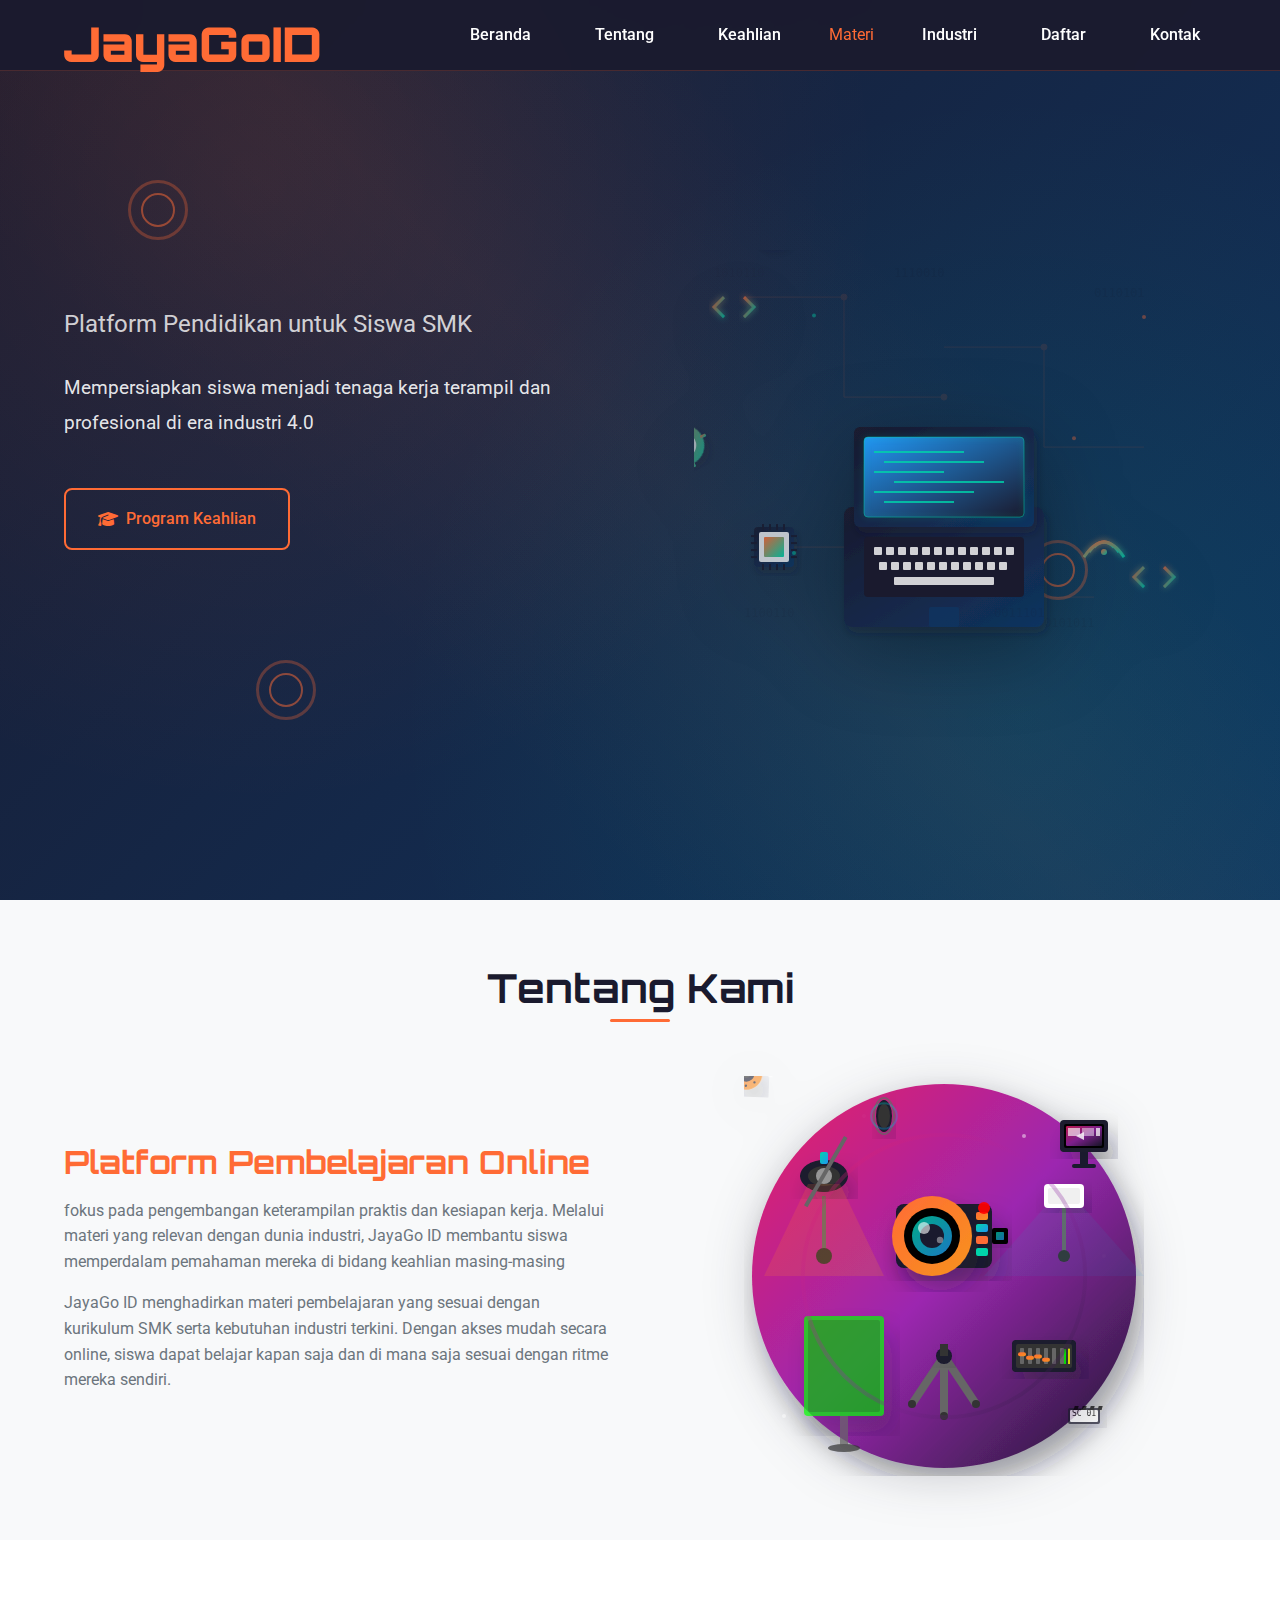
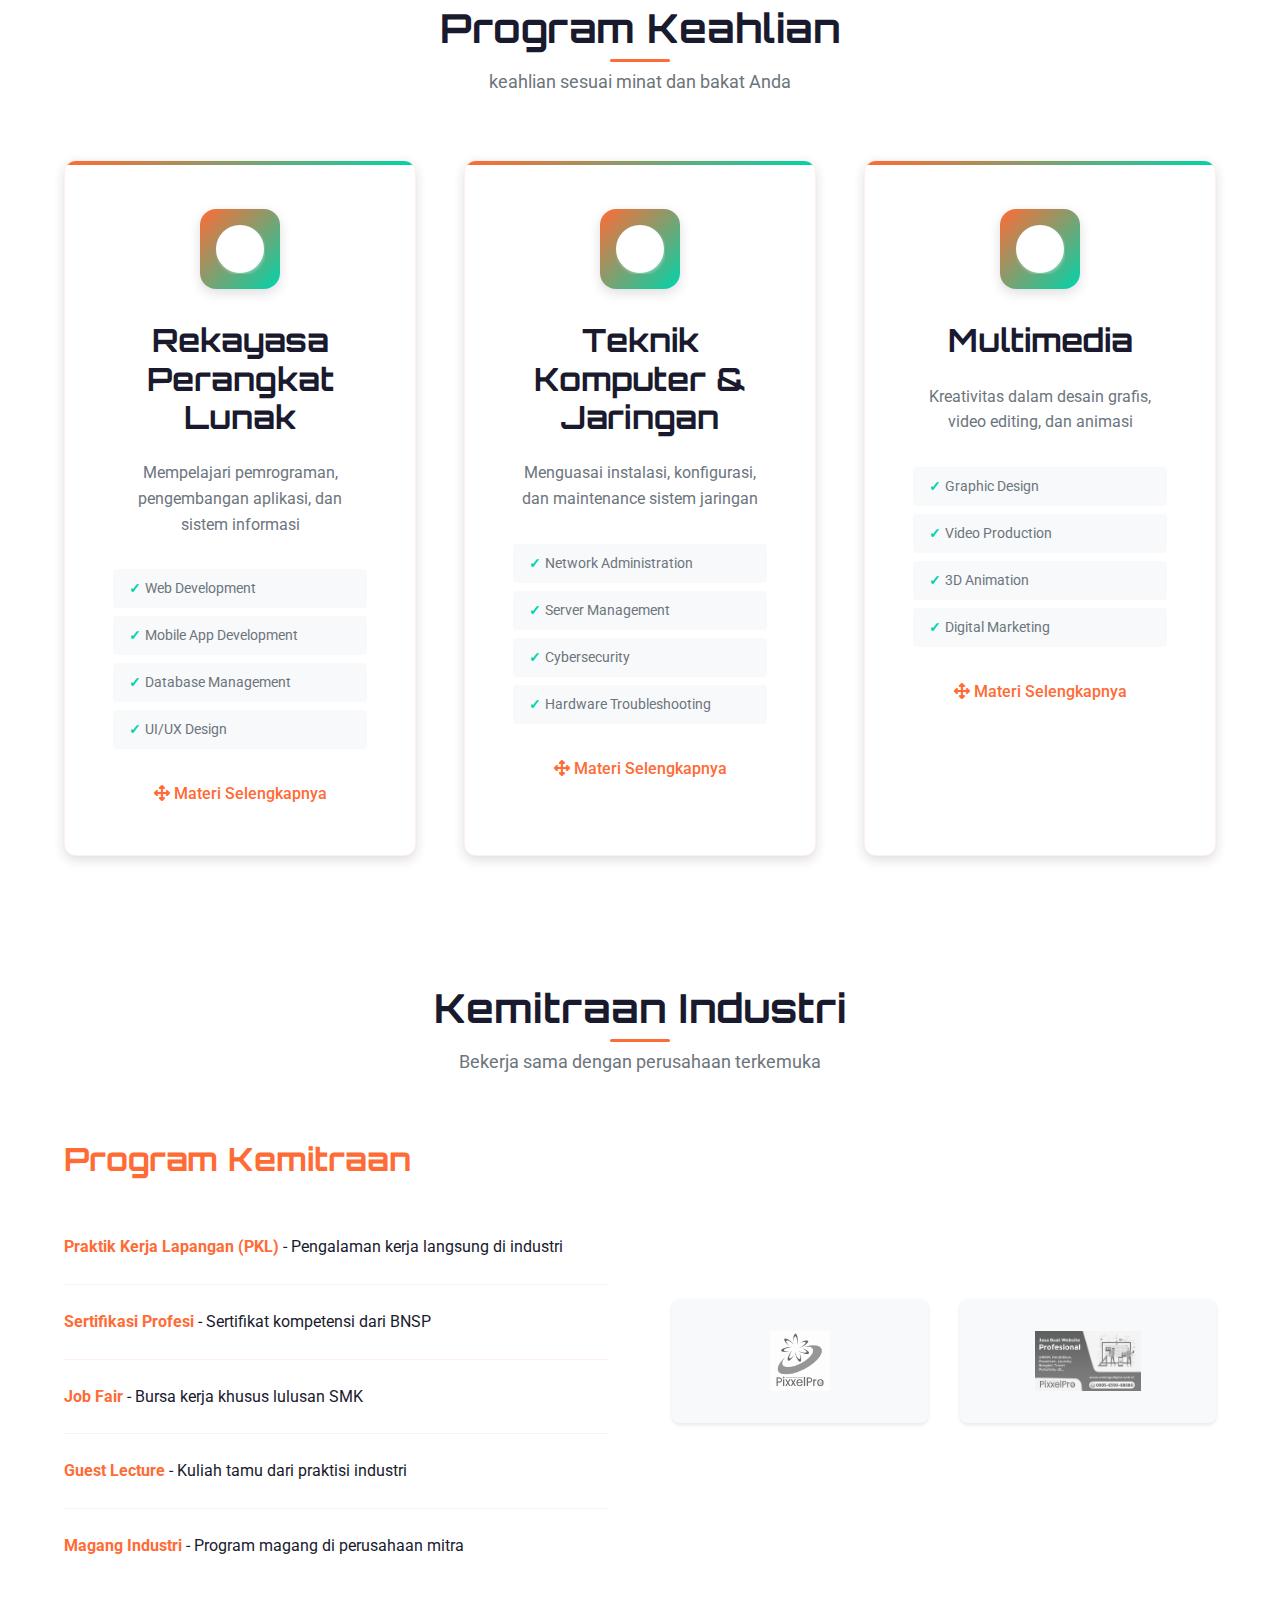
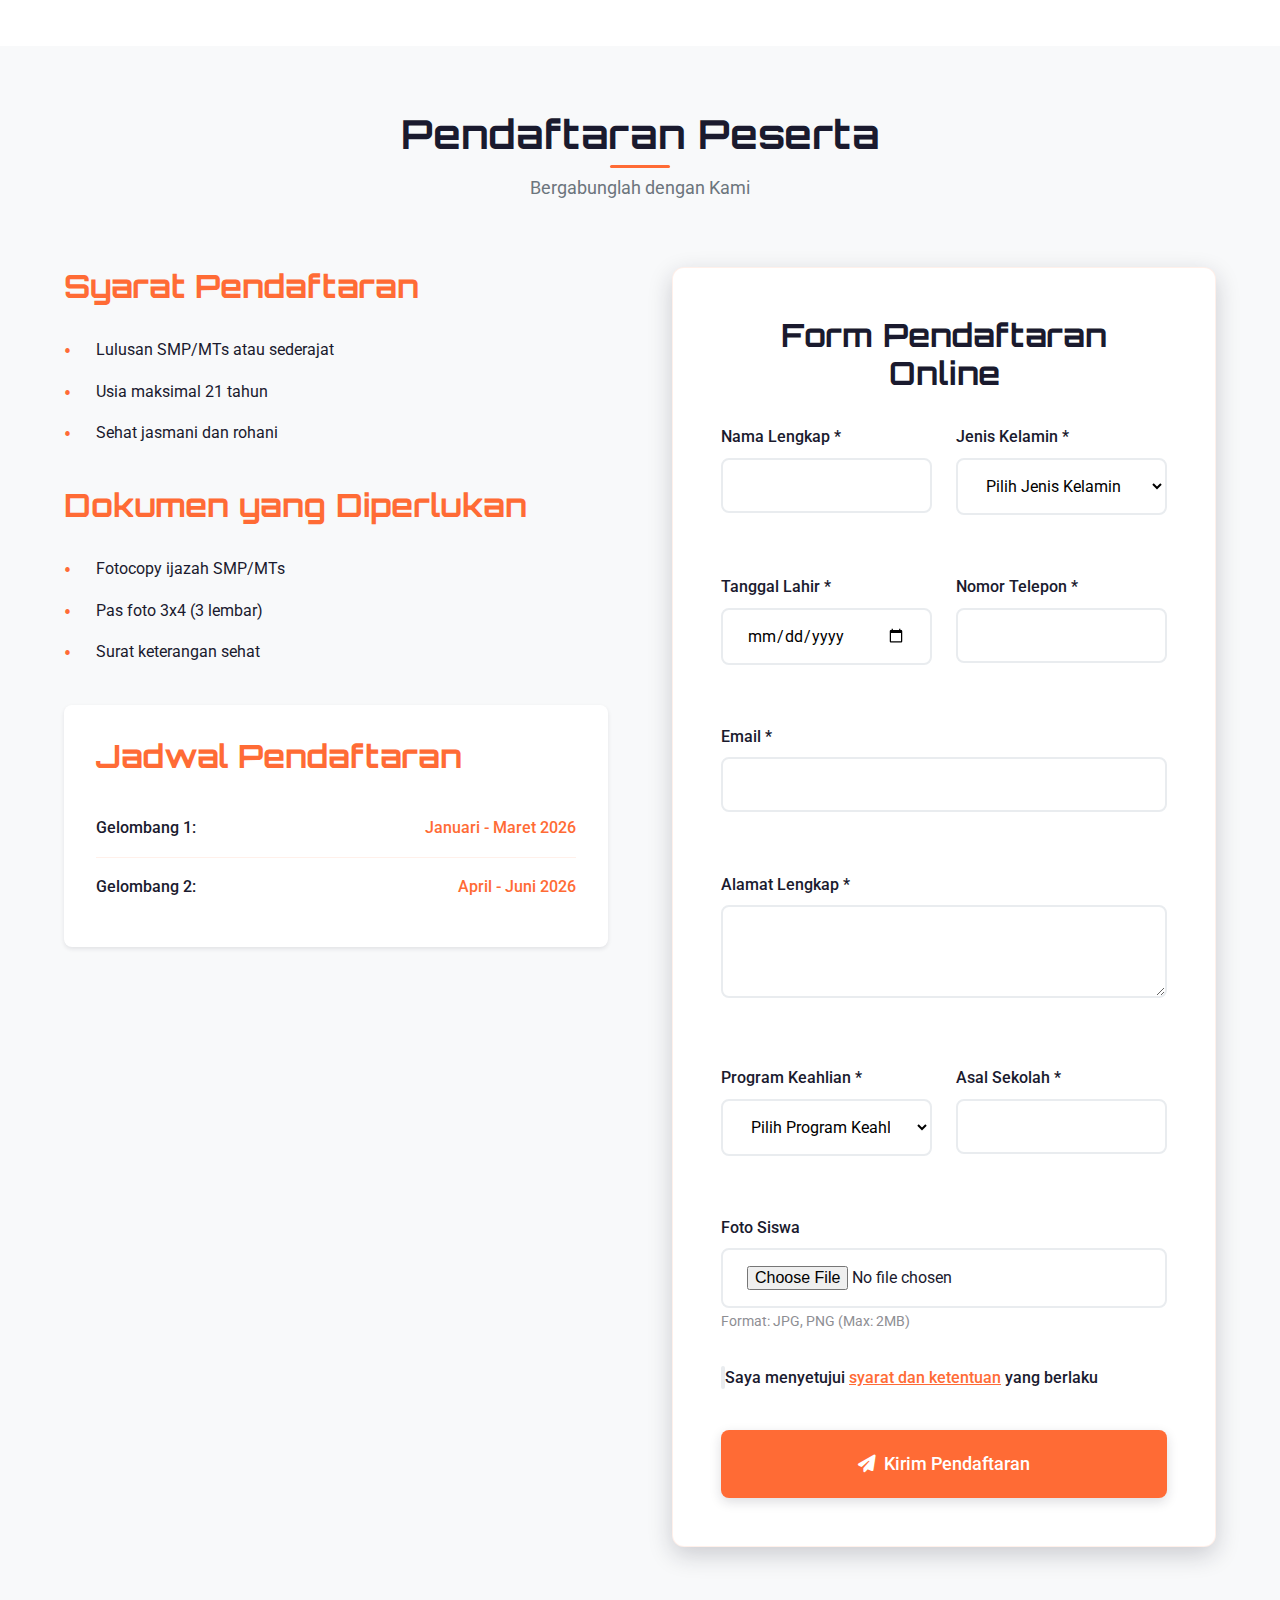
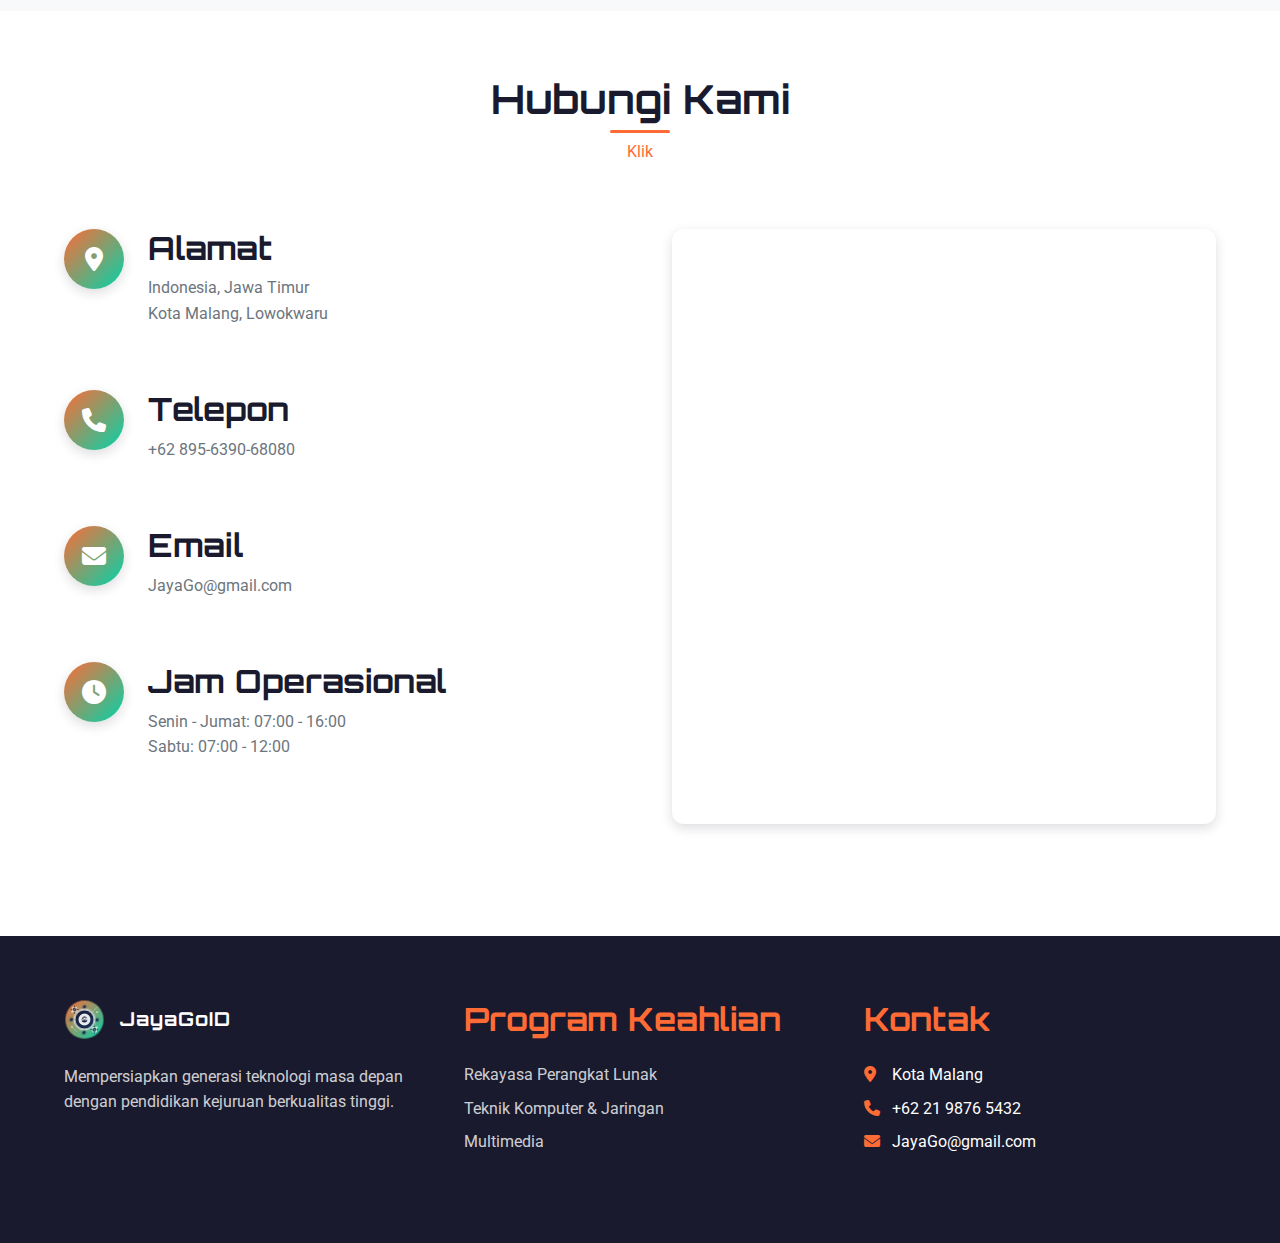
<file: index.html>
<!DOCTYPE html>
<html lang="id">
<head>
    <meta charset="UTF-8">
    <meta name="viewport" content="width=device-width, initial-scale=1.0">
    <title>JayaGoID</title>
    <meta name="description" content="SMK Teknologi Maju - Mempersiapkan tenaga kerja terampil dan profesional di bidang teknologi">
    <meta name="keywords" content="SMK, sekolah kejuruan, teknologi, teknik, vokasional">
    <meta name="author" content="SMK Teknologi Maju">
    
    <!-- Favicon -->
    <link rel="icon" type="image/svg+xml" href="assets/images/">
    
    <!-- Google Fonts -->
    <link href="https://fonts.googleapis.com/css2?family=Roboto:wght@300;400;500;700&family=Orbitron:wght@400;700;900&display=swap" rel="stylesheet">
    
    <!-- Font Awesome -->
    <link rel="stylesheet" href="https://cdnjs.cloudflare.com/ajax/libs/font-awesome/6.4.0/css/all.min.css">
    
    <!-- CSS -->
    <link rel="stylesheet" href="assets/css/style.css">
</head>
<body>
    <!-- Navigation -->
    <nav class="navbar" id="navbar">
        <div class="nav-container">
            <div class="nav-logo">
            <a href="index.html" class="logo d-flex align-items-center me-auto me-lg-0">
        <!-- Uncomment the line below if you also wish to use an image logo -->
        <!-- <img src="assets/img/" alt=""> -->
        <h1 class="sitename">JayaGoID</h1>
      </a>
            </div>
            
            <ul class="nav-menu" id="nav-menu">
                <li class="nav-item">
                    <a href="#home" class="nav-link">Beranda</a>
                </li>
                <li class="nav-item">
                    <a href="#about" class="nav-link">Tentang</a>
                </li>
                <li class="nav-item">
                    <a href="#programs" class="nav-link">Keahlian</a>
                </li>
                <li class="nav-item">
                    <a href="materi.html" class="stretched-link">Materi</a>
                </li>
                <li class="nav-item">
                    <a href="#industry" class="nav-link">Industri</a>
                </li>
                <li class="nav-item">
                    <a href="#registration" class="nav-link">Daftar</a>
                </li>
                <li class="nav-item">
                    <a href="#contact" class="nav-link">Kontak</a>
                </li>
            </ul>
            
            <div class="hamburger" id="hamburger">
                <span class="bar"></span>
                <span class="bar"></span>
                <span class="bar"></span>
            </div>
        </div>
    </nav>

    <!-- Hero Section -->
    <section id="home" class="hero">
        <div class="hero-background">
            <div class="circuit-pattern"></div>
            <div class="floating-elements">
                <div class="floating-gear gear-1"></div>
                <div class="floating-gear gear-2"></div>
                <div class="floating-gear gear-3"></div>
            </div>
        </div>
        
        <div class="hero-container">
            <div class="hero-content">
                <h1 class="hero-title">
                    <span class="title-main">JayaGo ID</span>
                    <span class="title-sub">Platform Pendidikan untuk Siswa SMK</span>
                </h1>
                <p class="hero-description">
                    Mempersiapkan siswa menjadi tenaga kerja terampil dan profesional di era industri 4.0
                </p>
                <div class="hero-buttons">
                    <a href="#programs" class="btn btn-secondary">
                        <i class="fas fa-graduation-cap"></i>
                        Program Keahlian
                    </a>
                </div>
            </div>
            
            <div class="hero-visual">
                <img src="assets/images/hero-tech.svg" alt="Technology Illustration" class="hero-image">
            </div>
        </div>
    </section>

    <!-- About Section -->
    <section id="about" class="about">
        <div class="container">
            <div class="section-header">
                <h2 class="section-title">Tentang Kami</h2>
                <p class="section-subtitle"></p>
            </div>
            
            <div class="about-content">
                <div class="about-text">
                    <h3>Platform Pembelajaran Online</h3>
                    <p>fokus pada pengembangan keterampilan praktis dan kesiapan kerja. Melalui materi yang relevan dengan dunia industri, JayaGo ID membantu siswa memperdalam pemahaman mereka di bidang keahlian masing-masing</p>
                    
                    <p>JayaGo ID menghadirkan materi pembelajaran yang sesuai dengan kurikulum SMK serta kebutuhan industri terkini. Dengan akses mudah secara online, siswa dapat belajar kapan saja dan di mana saja sesuai dengan ritme mereka sendiri.</p>
                </div>
                
                <div class="about-visual">
                    <img src="assets/images/studio-multimedia-icon.svg" alt="About SMK" class="about-image">
                </div>
            </div>
        </div>
    </section>

    <!-- Programs Section -->
    <section id="programs" class="programs">
        <div class="container">
            <div class="section-header">
                <h2 class="section-title">Program Keahlian</h2>
                <p class="section-subtitle">keahlian sesuai minat dan bakat Anda</p>
            </div>
            
            <div class="programs-grid">
                <div class="program-card">
                    <div class="program-icon">
                        <img src="assets/images/rpl-icon.svg" alt="RPL">
                    </div>
                    <h3>Rekayasa Perangkat Lunak</h3>
                    <p>Mempelajari pemrograman, pengembangan aplikasi, dan sistem informasi</p>
                    <ul class="program-skills">
                        <li>Web Development</li>
                        <li>Mobile App Development</li>
                        <li>Database Management</li>
                        <li>UI/UX Design</li>
                    </ul>
                    
                    <div class="program-duration">
                        <a href="rpl.html" class="stretched-link">
                        <i class="fas fa-arrows"></i>
                        <span>Materi Selengkapnya</span>
                        </a>
                    </div>
                </div>
                
                <div class="program-card">
                    <div class="program-icon">
                        <img src="assets/images/tkj-icon.svg" alt="TKJ">
                    </div>
                    <h3>Teknik Komputer & Jaringan</h3>
                    <p>Menguasai instalasi, konfigurasi, dan maintenance sistem jaringan</p>
                    <ul class="program-skills">
                        <li>Network Administration</li>
                        <li>Server Management</li>
                        <li>Cybersecurity</li>
                        <li>Hardware Troubleshooting</li>
                    </ul>
                    <div class="program-duration">
                        <a href="tkj.html" class="stretched-link">
                        <i class="fas fa-arrows"></i>
                        <span>Materi Selengkapnya</span>
                        </a>
                    </div>
                </div>
                
                <div class="program-card">
                    <div class="program-icon">
                        <img src="assets/images/tkj-icon.svg" alt="Multimedia">
                    </div>
                    <h3>Multimedia</h3>
                    <p>Kreativitas dalam desain grafis, video editing, dan animasi</p>
                    <ul class="program-skills">
                        <li>Graphic Design</li>
                        <li>Video Production</li>
                        <li>3D Animation</li>
                        <li>Digital Marketing</li>
                    </ul>
                    <div class="program-duration">
                        <a href="mm.html" class="stretched-link">
                        <i class="fas fa-arrows"></i>
                        <span>Materi Selengkapnya</span>
                        </a>
                    </div>
                </div>
            
            </div>
        </div>
    </section>

    <!-- Facilities Section -->
    <!-- /Trainers Index Section -->

     <!-- Industry Partnership Section -->
    <section id="industry" class="industry">
        <div class="container">
            <div class="section-header">
                <h2 class="section-title">Kemitraan Industri</h2>
                <p class="section-subtitle">Bekerja sama dengan perusahaan terkemuka</p>
            </div>
            
            <div class="industry-content">
                <div class="industry-text">
                    <h3>Program Kemitraan</h3>
                    <ul>
                        <li><strong>Praktik Kerja Lapangan (PKL)</strong> - Pengalaman kerja langsung di industri</li>
                        <li><strong>Sertifikasi Profesi</strong> - Sertifikat kompetensi dari BNSP</li>
                        <li><strong>Job Fair</strong> - Bursa kerja khusus lulusan SMK</li>
                        <li><strong>Guest Lecture</strong> - Kuliah tamu dari praktisi industri</li>
                        <li><strong>Magang Industri</strong> - Program magang di perusahaan mitra</li>
                    </ul>
                </div>
                
                <div class="partners-logos">
                    <div class="partner-logo">
                        <img src="assets/images/Slide0.png" alt="Partner 1">
                    </div>
                    <div class="partner-logo">
                        <img src="assets/images/Slide1.JPG" alt="Partner 2">
                    </div>
                </div>
            </div>
        </div>
    </section>

    <!-- Registration Section -->
    <section id="registration" class="registration">
        <div class="container">
            <div class="section-header">
                <h2 class="section-title">Pendaftaran Peserta</h2>
                <p class="section-subtitle">Bergabunglah dengan Kami</p>
            </div>
            
            <div class="registration-content">
                <div class="registration-info">
                    <h3>Syarat Pendaftaran</h3>
                    <ul>
                        <li>Lulusan SMP/MTs atau sederajat</li>
                        <li>Usia maksimal 21 tahun</li>
                        <li>Sehat jasmani dan rohani</li>
                    </ul>
                    
                    <h3>Dokumen yang Diperlukan</h3>
                    <ul>
                        <li>Fotocopy ijazah SMP/MTs</li>
                        <li>Pas foto 3x4 (3 lembar)</li>
                        <li>Surat keterangan sehat</li>
                    </ul>
                    
                    <div class="registration-schedule">
                        <h3>Jadwal Pendaftaran</h3>
                        <div class="schedule-item">
                            <span class="schedule-label">Gelombang 1:</span>
                            <span class="schedule-date">Januari - Maret 2026</span>
                        </div>
                        <div class="schedule-item">
                            <span class="schedule-label">Gelombang 2:</span>
                            <span class="schedule-date">April - Juni 2026</span>
                        </div>
                    </div>
                </div>
                
                <form class="registration-form" id="registrationForm">
                    <h3>Form Pendaftaran Online</h3>
                    
                    <div class="form-row">
                        <div class="form-group">
                            <label for="fullName">Nama Lengkap *</label>
                            <input type="text" id="fullName" name="fullName" required>
                            <span class="error-message"></span>
                        </div>
                        
                        <div class="form-group">
                            <label for="gender">Jenis Kelamin *</label>
                            <select id="gender" name="gender" required>
                                <option value="">Pilih Jenis Kelamin</option>
                                <option value="male">Laki-laki</option>
                                <option value="female">Perempuan</option>
                            </select>
                            <span class="error-message"></span>
                        </div>
                    </div>
                    
                    <div class="form-row">
                        <div class="form-group">
                            <label for="birthDate">Tanggal Lahir *</label>
                            <input type="date" id="birthDate" name="birthDate" required>
                            <span class="error-message"></span>
                        </div>
                        
                        <div class="form-group">
                            <label for="phone">Nomor Telepon *</label>
                            <input type="tel" id="phone" name="phone" required>
                            <span class="error-message"></span>
                        </div>
                    </div>
                    
                    <div class="form-group">
                        <label for="email">Email *</label>
                        <input type="email" id="email" name="email" required>
                        <span class="error-message"></span>
                    </div>
                    
                    <div class="form-group">
                        <label for="address">Alamat Lengkap *</label>
                        <textarea id="address" name="address" rows="3" required></textarea>
                        <span class="error-message"></span>
                    </div>
                    
                    <div class="form-row">
                        <div class="form-group">
                            <label for="program">Program Keahlian *</label>
                            <select id="program" name="program" required>
                                <option value="">Pilih Program Keahlian</option>
                                <option value="rpl">Rekayasa Perangkat Lunak</option>
                                <option value="tkj">Teknik Komputer & Jaringan</option>
                                <option value="mm">Multimedia</option>
                                <option value="tei">Teknik Elektronika Industri</option>
                            </select>
                            <span class="error-message"></span>
                        </div>
                        
                        <div class="form-group">
                            <label for="previousSchool">Asal Sekolah *</label>
                            <input type="text" id="previousSchool" name="previousSchool" required>
                            <span class="error-message"></span>
                        </div>
                    </div>
                    
                    <div class="form-group">
                        <label for="photo">Foto Siswa</label>
                        <input type="file" id="photo" name="photo" accept="image/*">
                        <span class="file-info">Format: JPG, PNG (Max: 2MB)</span>
                    </div>
                    
                    <div class="form-group checkbox-group">
                        <label class="checkbox-label">
                            <input type="checkbox" id="agreement" name="agreement" required>
                            <span class="checkmark"></span>
                            Saya menyetujui <a href="#" class="terms-link">syarat dan ketentuan</a> yang berlaku
                        </label>
                        <span class="error-message"></span>
                    </div>
                    <a href="https://wa.me/62895639068080" target="_blank" class="stretched-link">
                    <button type="submit" class="btn btn-primary btn-submit">
                        
                        <i class="fas fa-paper-plane"></i>
                        Kirim Pendaftaran
                    </button>
                    </a>
                </form>
            </div>
        </div>
    </section>
    

    <!-- Contact Section -->
    <section id="contact" class="contact">
        <div class="container">
            <div class="section-header">
                <h2 class="section-title">Hubungi Kami</h2>
                <a class="cta-btn"href="https://wa.me/62895639068080" target="_blank" class="stretched-link">Klik</a>
            </div>
            
            <div class="contact-content">
                <div class="contact-info">
                    <div class="contact-item">
                        <div class="contact-icon">
                            <i class="fas fa-map-marker-alt"></i>
                        </div>
                        <div class="contact-details">
                            <h3>Alamat</h3>
                            <p>Indonesia, Jawa Timur<br>Kota Malang, Lowokwaru</p>
                        </div>
                    </div>
                    
                    <div class="contact-item">
                        <div class="contact-icon">
                            <i class="fas fa-phone"></i>
                        </div>
                        <div class="contact-details">
                            <h3>Telepon</h3>
                            <p>+62 895-6390-68080</p>
                        </div>
                    </div>
                    
                    <div class="contact-item">
                        <div class="contact-icon">
                            <i class="fas fa-envelope"></i>
                        </div>
                        <div class="contact-details">
                            <h3>Email</h3>
                            <p>JayaGo@gmail.com</p>
                        </div>
                    </div>
                    
                    <div class="contact-item">
                        <div class="contact-icon">
                            <i class="fas fa-clock"></i>
                        </div>
                        <div class="contact-details">
                            <h3>Jam Operasional</h3>
                            <p>Senin - Jumat: 07:00 - 16:00<br>Sabtu: 07:00 - 12:00</p>
                        </div>
                    </div>
                </div>
                
                <div class="contact-map">
                    <iframe 
                        src="https://www.google.com/maps/embed?pb=!1m18!1m12!1m3!1d126442.00020866065!2d112.63263212051564!3d-7.966620420717431!2m3!1f0!2f0!3f0!3m2!1i1024!2i768!4f13.1!3m3!1m2!1s0x2dd62822063dc2fb%3A0x78879446481a4da2!2sMalang%2C%20Kota%20Malang%2C%20Jawa%20Timur!5e0!3m2!1sid!2sid!4v1752268524228!5m2!1sid!2sid" 
                        width="100%" 
                        height="300" 
                        style="border:0;" 
                        allowfullscreen="" 
                        loading="lazy" 
                        referrerpolicy="no-referrer-when-downgrade">
                    </iframe>
                </div>
            </div>
            
            
        </div>
    </section>

    <!-- Footer -->
    <footer class="footer">
        <div class="container">
            <div class="footer-content">
                <div class="footer-section">
                    <div class="footer-logo">
                        <img src="assets/images/logo.svg" alt="SMK Teknologi Maju">
                        <span>JayaGoID</span>
                    </div>
                    <p>Mempersiapkan generasi teknologi masa depan dengan pendidikan kejuruan berkualitas tinggi.</p>
                </div>
                
                <div class="footer-section">
                    <h3>Program Keahlian</h3>
                    <ul>
                        <li><a href="#">Rekayasa Perangkat Lunak</a></li>
                        <li><a href="#">Teknik Komputer & Jaringan</a></li>
                        <li><a href="#">Multimedia</a></li>
                    </ul>
                </div>
                
                <div class="footer-section">
                    
                
                <div class="footer-section">
                    <h3>Kontak</h3>
                    <ul>
                        <li><i class="fas fa-map-marker-alt"></i> Kota Malang</li>
                        <li><i class="fas fa-phone"></i> +62 21 9876 5432</li>
                        <li><i class="fas fa-envelope"></i> JayaGo@gmail.com</li>
                    </ul>
                </div>
            </div>
            
           
        </div>
    </footer>

    <!-- Back to Top Button -->
    <button class="back-to-top" id="backToTop">
        <i class="fas fa-chevron-up"></i>
    </button>

    <!-- JavaScript -->
    <script src="assets/js/main.js"></script>
</body>
</html>
</file>
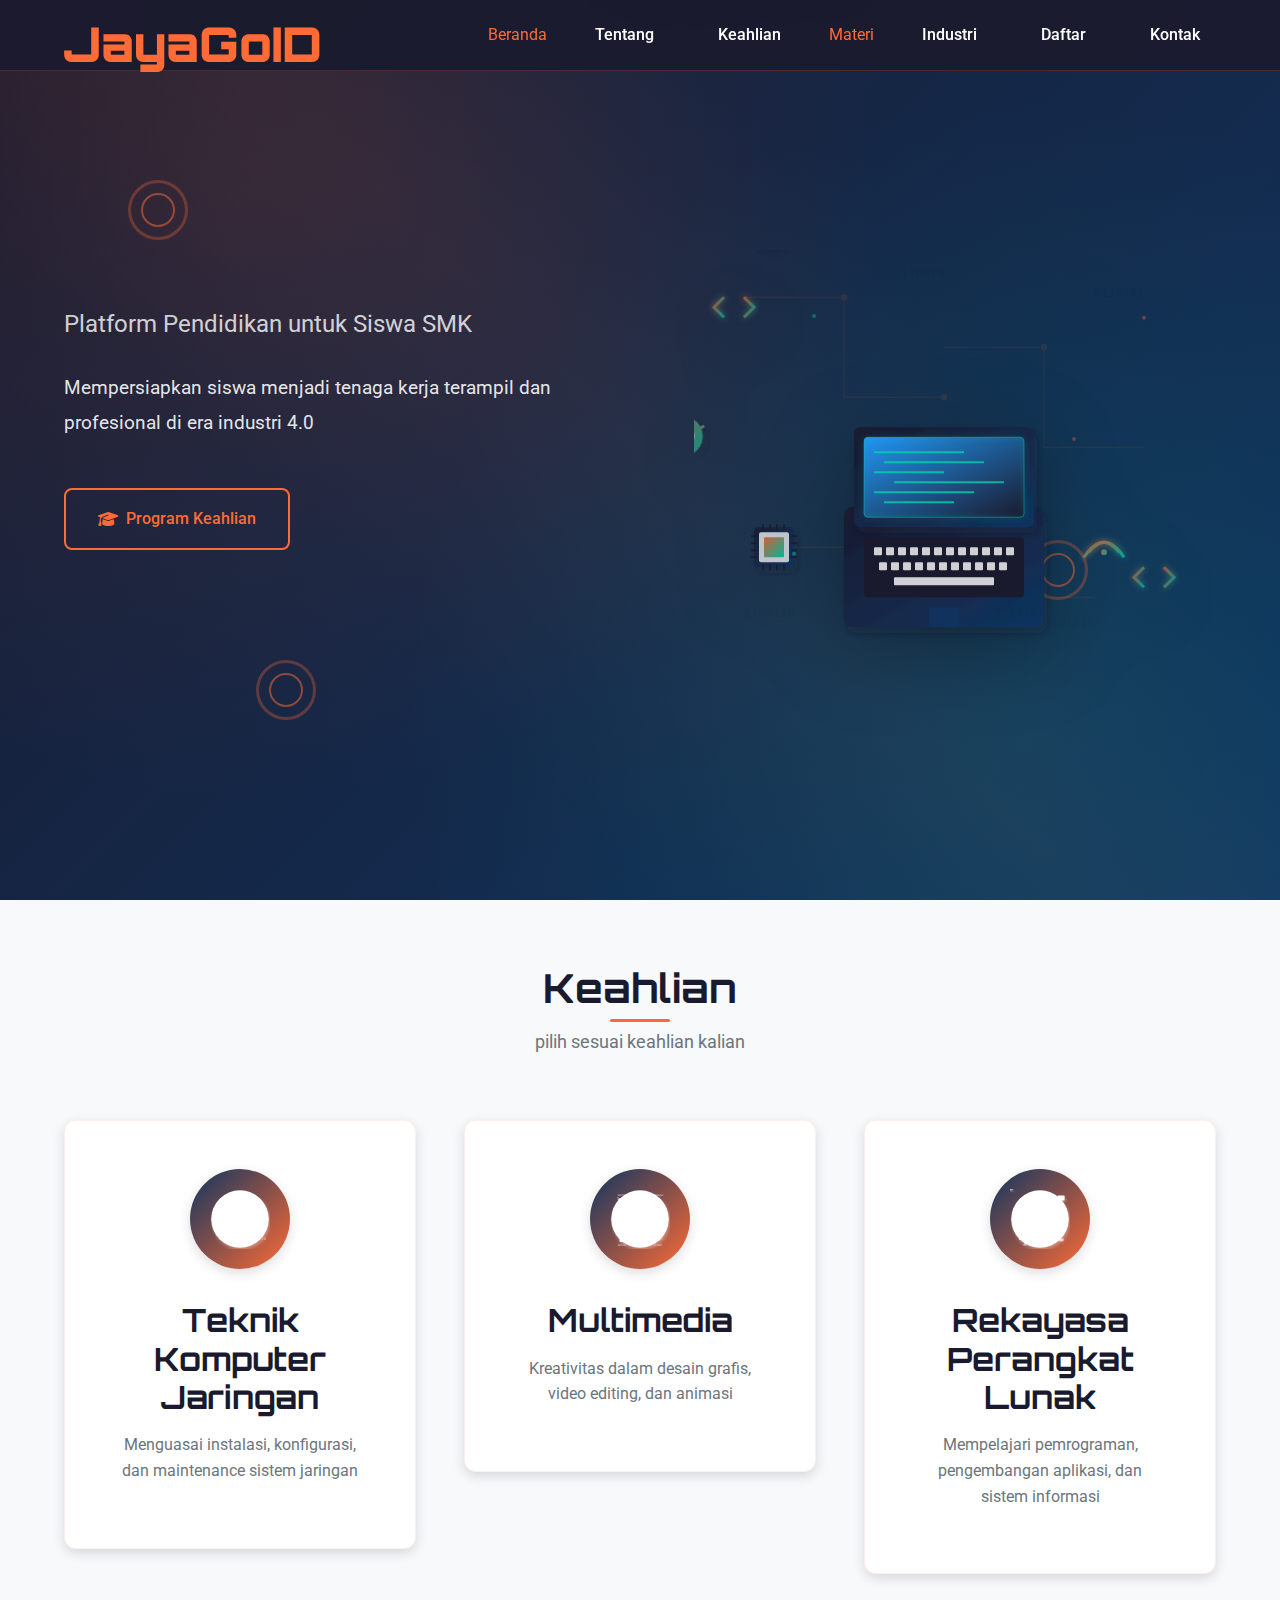
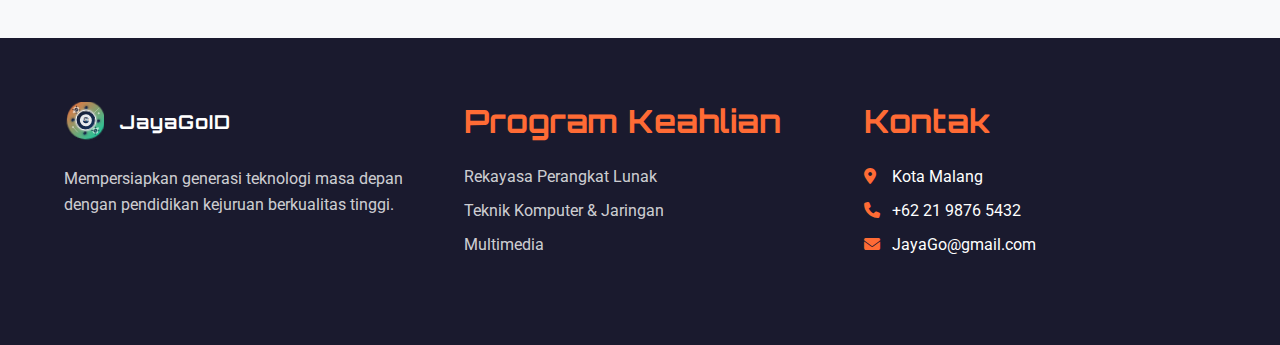
<file: materi.html>
<!DOCTYPE html>
<html lang="id">
<head>
    <meta charset="UTF-8">
    <meta name="viewport" content="width=device-width, initial-scale=1.0">
    <title>JayaGoID</title>
    <meta name="description" content="SMK Teknologi Maju - Mempersiapkan tenaga kerja terampil dan profesional di bidang teknologi">
    <meta name="keywords" content="SMK, sekolah kejuruan, teknologi, teknik, vokasional">
    <meta name="author" content="SMK Teknologi Maju">
    
    <!-- Favicon -->
    <link rel="icon" type="image/svg+xml" href="assets/images/logo.svg">
    
    <!-- Google Fonts -->
    <link href="https://fonts.googleapis.com/css2?family=Roboto:wght@300;400;500;700&family=Orbitron:wght@400;700;900&display=swap" rel="stylesheet">
    
    <!-- Font Awesome -->
    <link rel="stylesheet" href="https://cdnjs.cloudflare.com/ajax/libs/font-awesome/6.4.0/css/all.min.css">
    
    <!-- CSS -->
    <link rel="stylesheet" href="assets/css/style.css">
</head>
<body>
    <!-- Navigation -->
    <nav class="navbar" id="navbar">
        <div class="nav-container">
            <div class="nav-logo">
            <a href="index.html" class="logo d-flex align-items-center me-auto me-lg-0">
        <!-- Uncomment the line below if you also wish to use an image logo -->
        <!-- <img src="assets/img/" alt=""> -->
        <h1 class="sitename">JayaGoID</h1>
      </a>
            </div>
            
            <ul class="nav-menu" id="nav-menu">
                <li class="nav-item">
                    <a href="index.html" class="stretched-link">Beranda</a>
                </li>
                <li class="nav-item">
                    <a href="#about" class="nav-link">Tentang</a>
                </li>
                <li class="nav-item">
                    <a href="#programs" class="nav-link">Keahlian</a>
                </li>
                <li class="nav-item">
                    <a href="materi.html" class="stretched-link">Materi</a>
                </li>
                <li class="nav-item">
                    <a href="#industry" class="nav-link">Industri</a>
                </li>
                <li class="nav-item">
                    <a href="#registration" class="nav-link">Daftar</a>
                </li>
                <li class="nav-item">
                    <a href="#contact" class="nav-link">Kontak</a>
                </li>
            </ul>
            
            <div class="hamburger" id="hamburger">
                <span class="bar"></span>
                <span class="bar"></span>
                <span class="bar"></span>
            </div>
        </div>
    </nav>

    <!-- Hero Section -->
    <section id="home" class="hero">
        <div class="hero-background">
            <div class="circuit-pattern"></div>
            <div class="floating-elements">
                <div class="floating-gear gear-1"></div>
                <div class="floating-gear gear-2"></div>
                <div class="floating-gear gear-3"></div>
            </div>
        </div>
        
        <div class="hero-container">
            <div class="hero-content">
                <h1 class="hero-title">
                    <span class="title-main">JayaGo ID</span>
                    <span class="title-sub">Platform Pendidikan untuk Siswa SMK</span>
                </h1>
                <p class="hero-description">
                    Mempersiapkan siswa menjadi tenaga kerja terampil dan profesional di era industri 4.0
                </p>
                <div class="hero-buttons">
                    <a href="#programs" class="btn btn-secondary">
                        <i class="fas fa-graduation-cap"></i>
                        Program Keahlian
                    </a>
                </div>
            </div>
            
            <div class="hero-visual">
                <img src="assets/images/hero-tech.svg" alt="Technology Illustration" class="hero-image">
            </div>
        </div>
    </section>

    
    
    <section id="facilities" class="facilities">
        <div class="container">
            <div class="section-header">
                <h2 class="section-title">Keahlian</h2>
                <p class="section-subtitle">pilih sesuai keahlian kalian</p>
            </div>
            
            <div class="facilities-grid">
                <a href="tkj.html" class="stretched-link">
                <div class="facility-card">
                    <div class="facility-icon">
                        <img src="assets/images/lab-komputer-icon.svg" alt="Lab Komputer">
                    </div>
                    <h3>Teknik Komputer Jaringan</h3>
                    <p>Menguasai instalasi, konfigurasi, dan maintenance sistem jaringan</p>
                </div>
                </a>
                <a href="rpl.html" class="stretched-link">
                <div class="facility-card">
                    <div class="facility-icon">
                        <img src="assets/images/lab-jaringan-icon.svg" alt="Lab Jaringan">
                    </div>
                    <h3>Multimedia</h3>
                    <p>Kreativitas dalam desain grafis, video editing, dan animasi</p>
                </div>
                </a>
                <a href="mm.html" class="stretched-link">
                <div class="facility-card">
                    <div class="facility-icon">
                        <img src="assets/images/studio-multimedia-icon.svg" alt="Studio Multimedia">
                    </div>
                    <h3>Rekayasa Perangkat Lunak</h3>
                    <p>Mempelajari pemrograman, pengembangan aplikasi, dan sistem informasi</p>
                </div>
                </a>
                
                
            </div>
        </div>
    </section>

    <!-- Footer -->
    <footer class="footer">
        <div class="container">
            <div class="footer-content">
                <div class="footer-section">
                    <div class="footer-logo">
                        <img src="assets/images/logo.svg" alt="SMK Teknologi Maju">
                        <span>JayaGoID</span>
                    </div>
                    <p>Mempersiapkan generasi teknologi masa depan dengan pendidikan kejuruan berkualitas tinggi.</p>
                </div>
                
                <div class="footer-section">
                    <h3>Program Keahlian</h3>
                    <ul>
                        <li><a href="#">Rekayasa Perangkat Lunak</a></li>
                        <li><a href="#">Teknik Komputer & Jaringan</a></li>
                        <li><a href="#">Multimedia</a></li>
                    </ul>
                </div>
                
                <div class="footer-section">
                    
                
                <div class="footer-section">
                    <h3>Kontak</h3>
                    <ul>
                        <li><i class="fas fa-map-marker-alt"></i> Kota Malang</li>
                        <li><i class="fas fa-phone"></i> +62 21 9876 5432</li>
                        <li><i class="fas fa-envelope"></i> JayaGo@gmail.com</li>
                    </ul>
                </div>
            </div>
            
           
        </div>
    </footer>

    <!-- Back to Top Button -->
    <button class="back-to-top" id="backToTop">
        <i class="fas fa-chevron-up"></i>
    </button>

    <!-- JavaScript -->
    <script src="assets/js/main.js"></script>
</body>
</html>
</file>
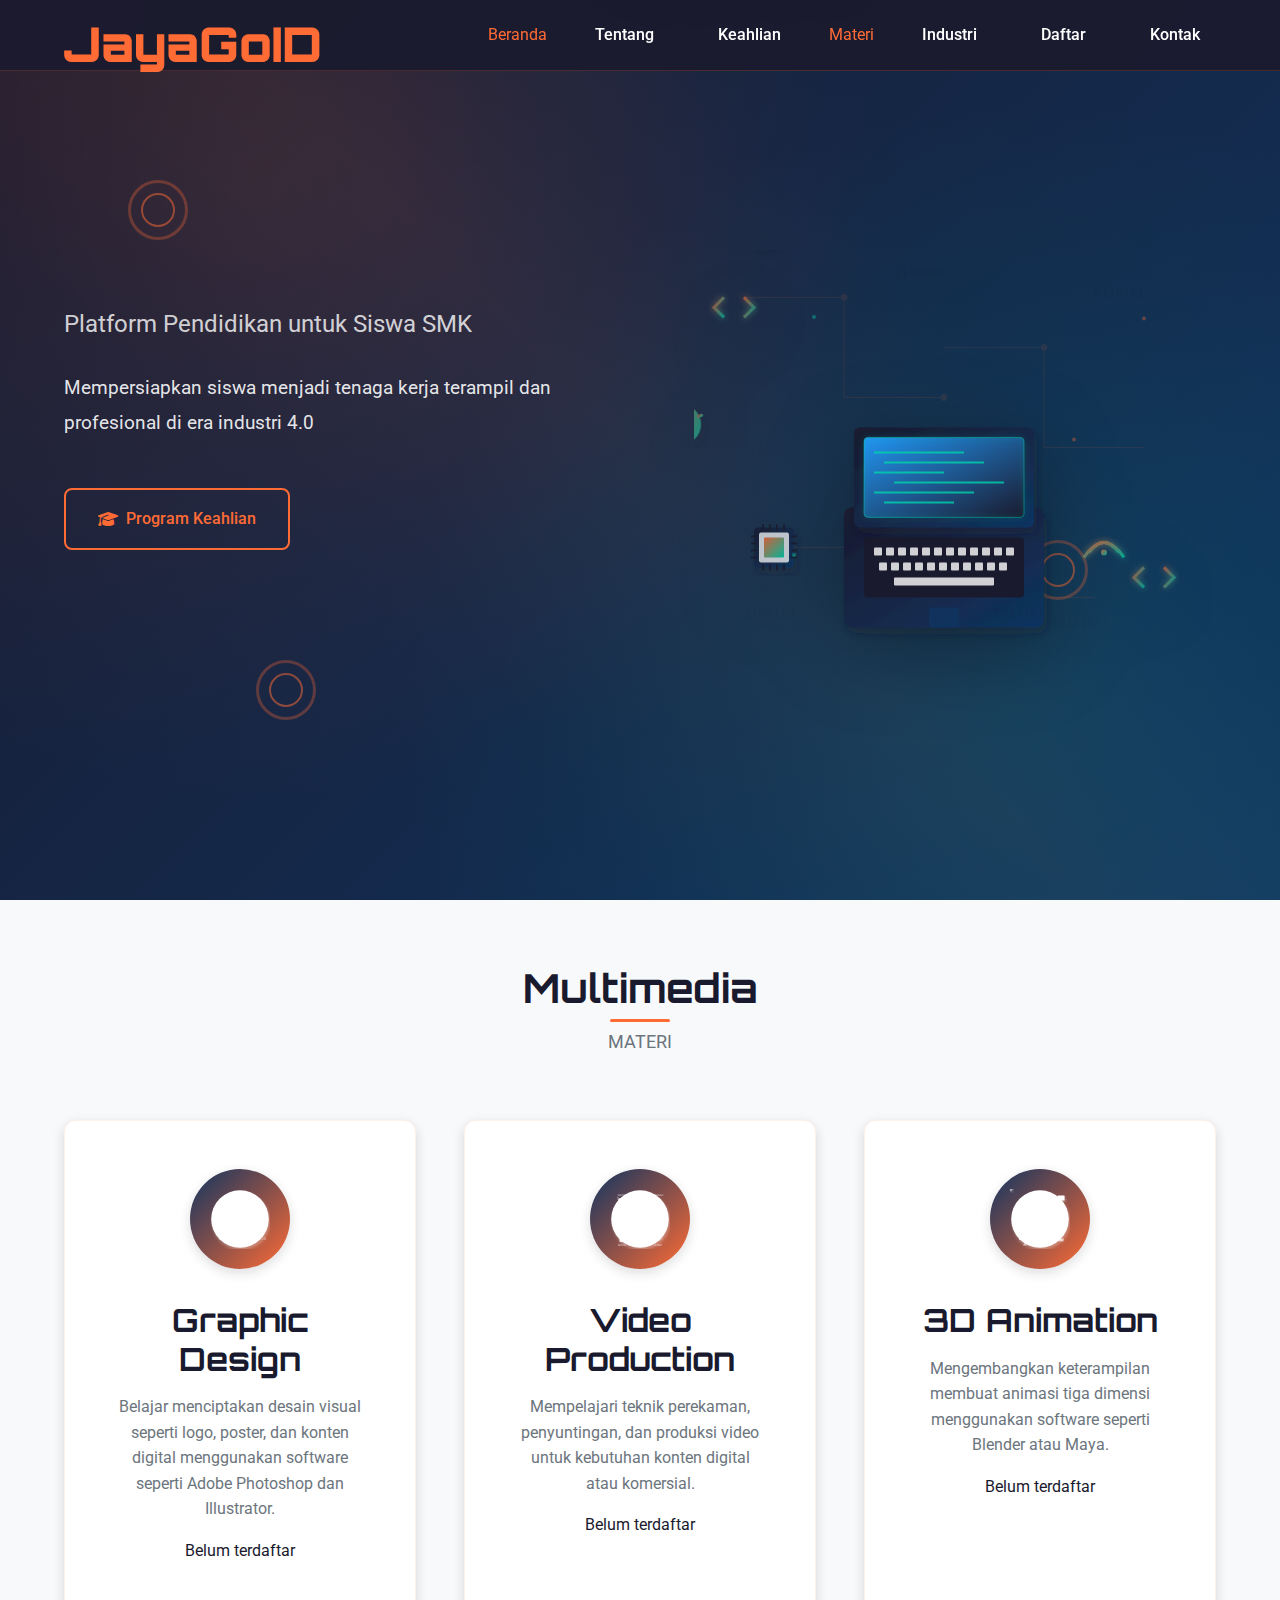
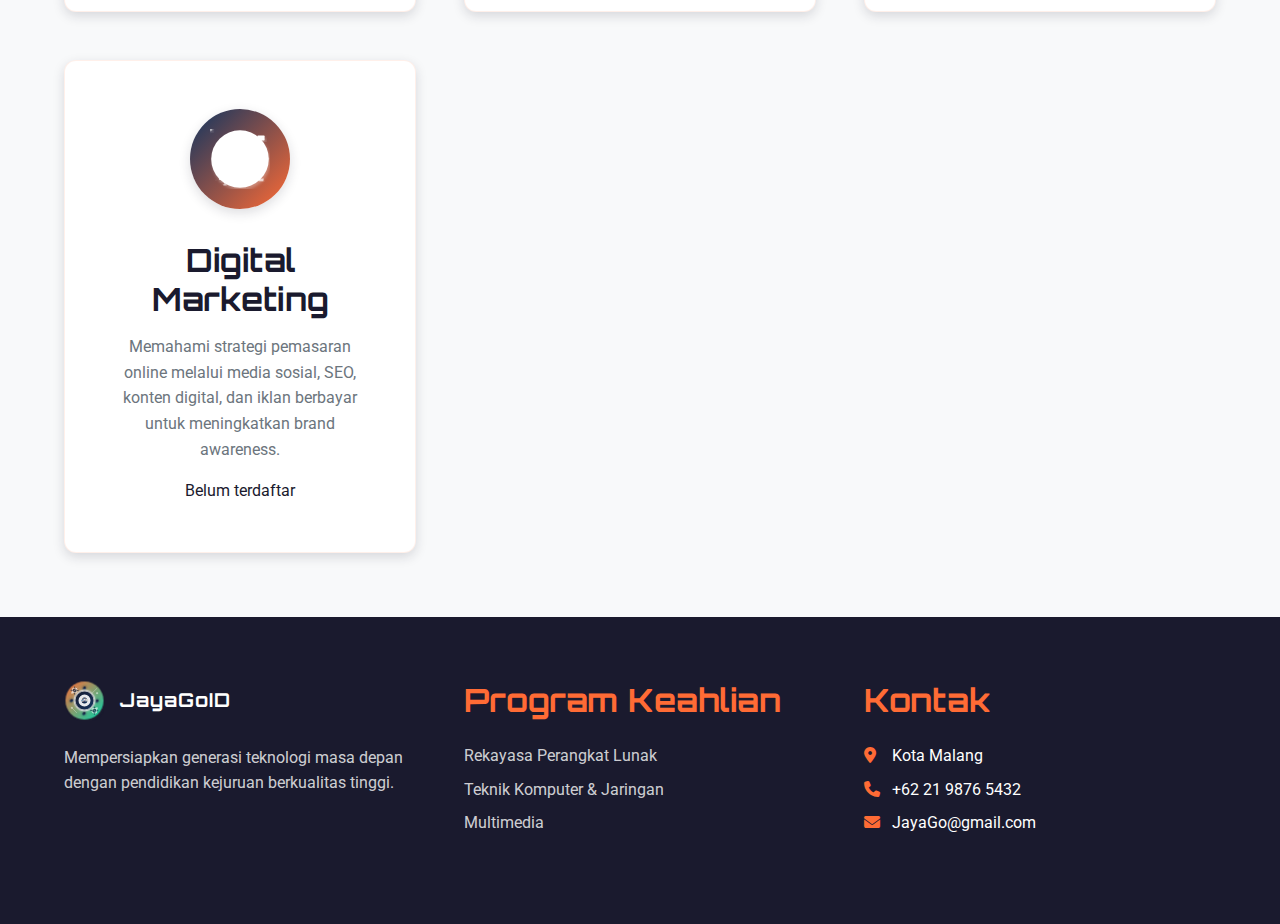
<file: mm.html>
<!DOCTYPE html>
<html lang="id">
<head>
    <meta charset="UTF-8">
    <meta name="viewport" content="width=device-width, initial-scale=1.0">
    <title>JayaGoID</title>
    <meta name="description" content="SMK Teknologi Maju - Mempersiapkan tenaga kerja terampil dan profesional di bidang teknologi">
    <meta name="keywords" content="SMK, sekolah kejuruan, teknologi, teknik, vokasional">
    <meta name="author" content="SMK Teknologi Maju">
    
    <!-- Favicon -->
    <link rel="icon" type="image/svg+xml" href="assets/images/logo.svg">
    
    <!-- Google Fonts -->
    <link href="https://fonts.googleapis.com/css2?family=Roboto:wght@300;400;500;700&family=Orbitron:wght@400;700;900&display=swap" rel="stylesheet">
    
    <!-- Font Awesome -->
    <link rel="stylesheet" href="https://cdnjs.cloudflare.com/ajax/libs/font-awesome/6.4.0/css/all.min.css">
    
    <!-- CSS -->
    <link rel="stylesheet" href="assets/css/style.css">
</head>
<body>
    <!-- Navigation -->
    <nav class="navbar" id="navbar">
        <div class="nav-container">
            <div class="nav-logo">
            <a href="index.html" class="logo d-flex align-items-center me-auto me-lg-0">
        <!-- Uncomment the line below if you also wish to use an image logo -->
        <!-- <img src="assets/img/" alt=""> -->
        <h1 class="sitename">JayaGoID</h1>
      </a>
            </div>
            
            <ul class="nav-menu" id="nav-menu">
                <li class="nav-item">
                    <a href="index.html" class="stretched-link">Beranda</a>
                </li>
                <li class="nav-item">
                    <a href="#about" class="nav-link">Tentang</a>
                </li>
                <li class="nav-item">
                    <a href="#programs" class="nav-link">Keahlian</a>
                </li>
                <li class="nav-item">
                    <a href="materi.html" class="stretched-link">Materi</a>
                </li>
                <li class="nav-item">
                    <a href="#industry" class="nav-link">Industri</a>
                </li>
                <li class="nav-item">
                    <a href="#registration" class="nav-link">Daftar</a>
                </li>
                <li class="nav-item">
                    <a href="#contact" class="nav-link">Kontak</a>
                </li>
            </ul>
            
            <div class="hamburger" id="hamburger">
                <span class="bar"></span>
                <span class="bar"></span>
                <span class="bar"></span>
            </div>
        </div>
    </nav>

    <!-- Hero Section -->
    <section id="home" class="hero">
        <div class="hero-background">
            <div class="circuit-pattern"></div>
            <div class="floating-elements">
                <div class="floating-gear gear-1"></div>
                <div class="floating-gear gear-2"></div>
                <div class="floating-gear gear-3"></div>
            </div>
        </div>
        
        <div class="hero-container">
            <div class="hero-content">
                <h1 class="hero-title">
                    <span class="title-main">JayaGo ID</span>
                    <span class="title-sub">Platform Pendidikan untuk Siswa SMK</span>
                </h1>
                <p class="hero-description">
                    Mempersiapkan siswa menjadi tenaga kerja terampil dan profesional di era industri 4.0
                </p>
                <div class="hero-buttons">
                    <a href="#programs" class="btn btn-secondary">
                        <i class="fas fa-graduation-cap"></i>
                        Program Keahlian
                    </a>
                </div>
            </div>
            
            <div class="hero-visual">
                <img src="assets/images/hero-tech.svg" alt="Technology Illustration" class="hero-image">
            </div>
        </div>
    </section>

    
    
    <section id="facilities" class="facilities">
        <div class="container">
            <div class="section-header">
                <h2 class="section-title">Multimedia</h2>
                <p class="section-subtitle">MATERI</p>
            </div>
            
            <div class="facilities-grid">
                <div class="facility-card">
                    <div class="facility-icon">
                        <img src="assets/images/lab-komputer-icon.svg" alt="Lab Komputer">
                    </div>
                    <h3>Graphic Design</h3>
                    <p>Belajar menciptakan desain visual seperti logo, poster, dan konten digital menggunakan software seperti Adobe Photoshop dan Illustrator.</p>
                    <span>Belum terdaftar</span>
                </div>
                
                <div class="facility-card">
                    <div class="facility-icon">
                        <img src="assets/images/lab-jaringan-icon.svg" alt="Lab Jaringan">
                    </div>
                    <h3>Video Production</h3>
                    <p>Mempelajari teknik perekaman, penyuntingan, dan produksi video untuk kebutuhan konten digital atau komersial.</p>
                    <span>Belum terdaftar</span>
                </div>
                
                <div class="facility-card">
                    <div class="facility-icon">
                        <img src="assets/images/studio-multimedia-icon.svg" alt="Studio Multimedia">
                    </div>
                    <h3>3D Animation</h3>
                    <p>Mengembangkan keterampilan membuat animasi tiga dimensi menggunakan software seperti Blender atau Maya.</p>
                    <span>Belum terdaftar</span>
                </div>
                    <div class="facility-card">
                    <div class="facility-icon">
                        <img src="assets/images/studio-multimedia-icon.svg" alt="Studio Multimedia">
                    </div>
                    <h3>Digital Marketing</h3>
                    <p>Memahami strategi pemasaran online melalui media sosial, SEO, konten digital, dan iklan berbayar untuk meningkatkan brand awareness.

</p>
                    <span>Belum terdaftar</span>
                </div>
                
                
            </div>
        </div>
    </section>

    <!-- Footer -->
    <footer class="footer">
        <div class="container">
            <div class="footer-content">
                <div class="footer-section">
                    <div class="footer-logo">
                        <img src="assets/images/logo.svg" alt="SMK Teknologi Maju">
                        <span>JayaGoID</span>
                    </div>
                    <p>Mempersiapkan generasi teknologi masa depan dengan pendidikan kejuruan berkualitas tinggi.</p>
                </div>
                
                <div class="footer-section">
                    <h3>Program Keahlian</h3>
                    <ul>
                        <li><a href="#">Rekayasa Perangkat Lunak</a></li>
                        <li><a href="#">Teknik Komputer & Jaringan</a></li>
                        <li><a href="#">Multimedia</a></li>
                    </ul>
                </div>
                
                <div class="footer-section">
                    
                
                <div class="footer-section">
                    <h3>Kontak</h3>
                    <ul>
                        <li><i class="fas fa-map-marker-alt"></i> Kota Malang</li>
                        <li><i class="fas fa-phone"></i> +62 21 9876 5432</li>
                        <li><i class="fas fa-envelope"></i> JayaGo@gmail.com</li>
                    </ul>
                </div>
            </div>
            
           
        </div>
    </footer>

    <!-- Back to Top Button -->
    <button class="back-to-top" id="backToTop">
        <i class="fas fa-chevron-up"></i>
    </button>

    <!-- JavaScript -->
    <script src="assets/js/main.js"></script>
</body>
</html>
</file>
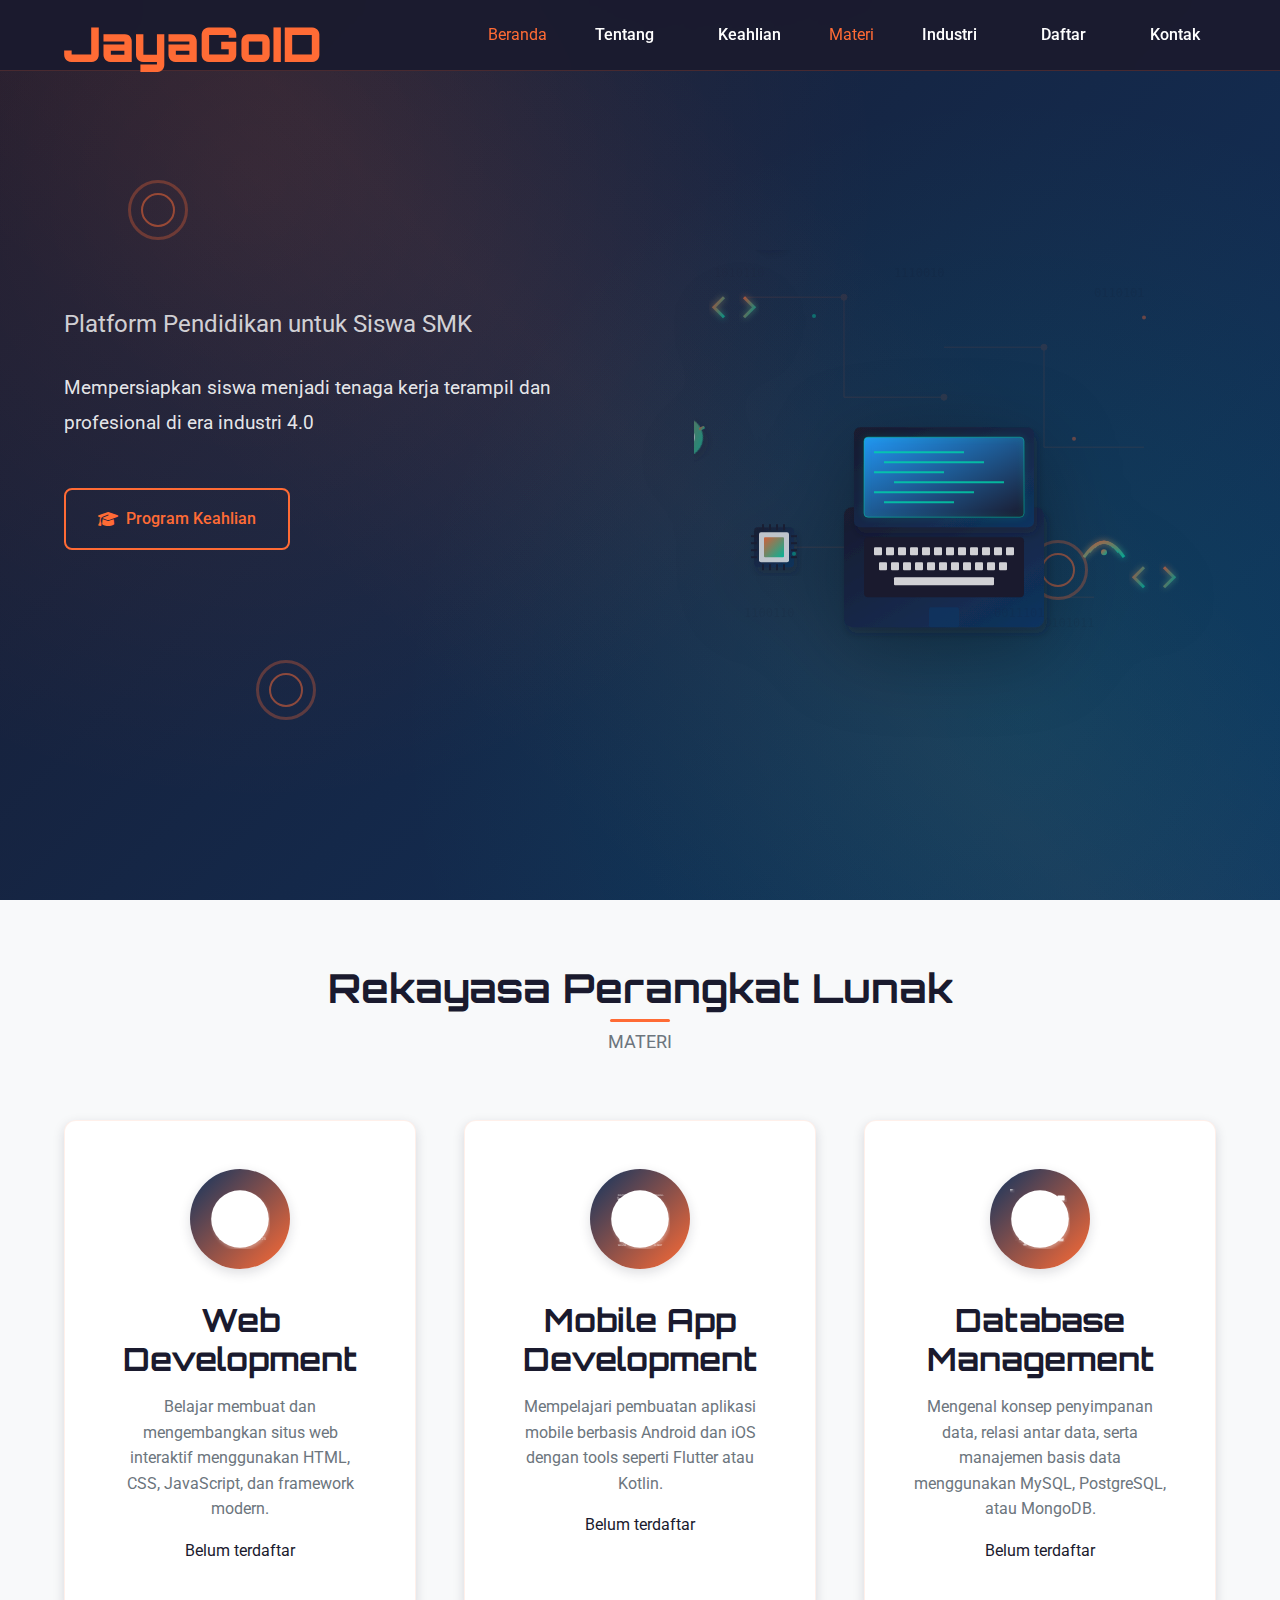
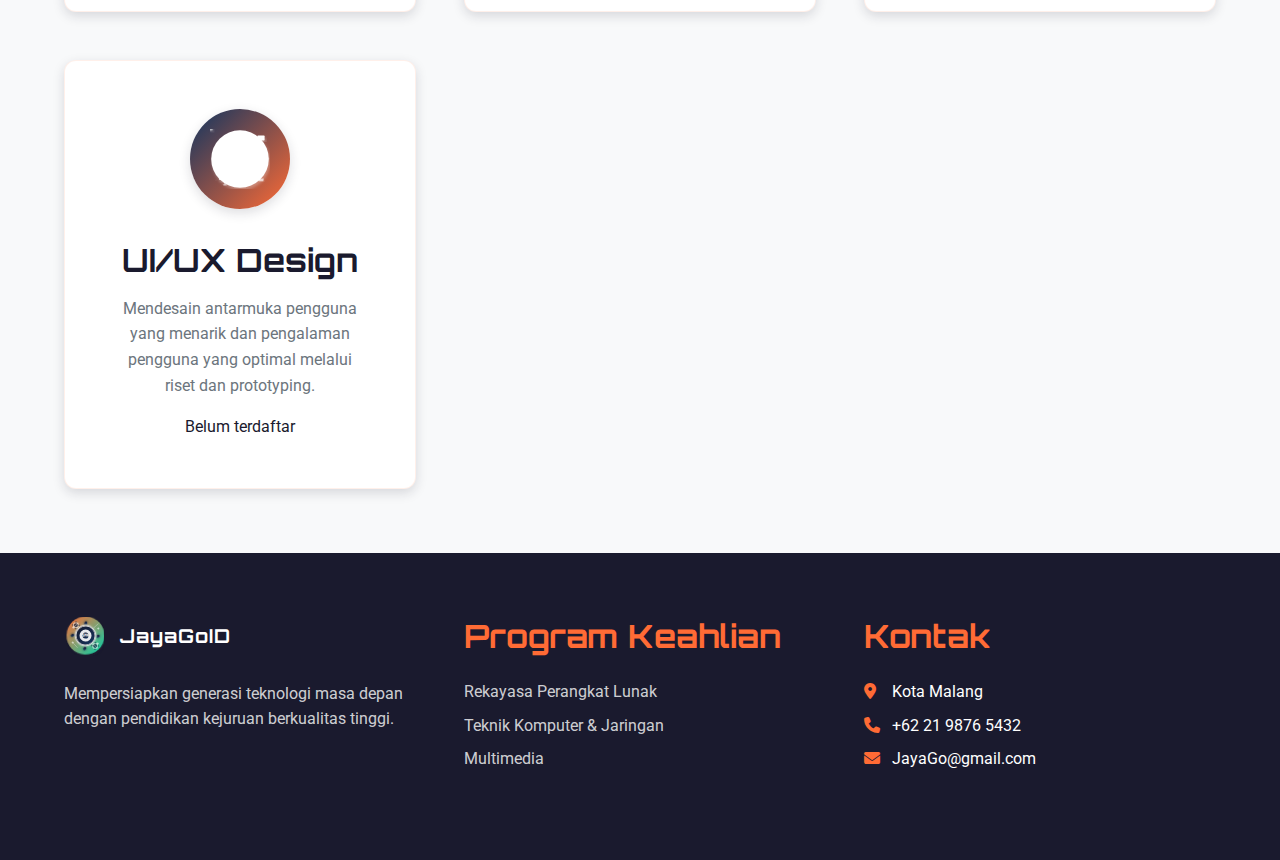
<file: rpl.html>
<!DOCTYPE html>
<html lang="id">
<head>
    <meta charset="UTF-8">
    <meta name="viewport" content="width=device-width, initial-scale=1.0">
    <title>JayaGoID</title>
    <meta name="description" content="SMK Teknologi Maju - Mempersiapkan tenaga kerja terampil dan profesional di bidang teknologi">
    <meta name="keywords" content="SMK, sekolah kejuruan, teknologi, teknik, vokasional">
    <meta name="author" content="SMK Teknologi Maju">
    
    <!-- Favicon -->
    <link rel="icon" type="image/svg+xml" href="assets/images/logo.svg">
    
    <!-- Google Fonts -->
    <link href="https://fonts.googleapis.com/css2?family=Roboto:wght@300;400;500;700&family=Orbitron:wght@400;700;900&display=swap" rel="stylesheet">
    
    <!-- Font Awesome -->
    <link rel="stylesheet" href="https://cdnjs.cloudflare.com/ajax/libs/font-awesome/6.4.0/css/all.min.css">
    
    <!-- CSS -->
    <link rel="stylesheet" href="assets/css/style.css">
</head>
<body>
    <!-- Navigation -->
    <nav class="navbar" id="navbar">
        <div class="nav-container">
            <div class="nav-logo">
            <a href="index.html" class="logo d-flex align-items-center me-auto me-lg-0">
        <!-- Uncomment the line below if you also wish to use an image logo -->
        <!-- <img src="assets/img/" alt=""> -->
        <h1 class="sitename">JayaGoID</h1>
      </a>
            </div>
            
            <ul class="nav-menu" id="nav-menu">
                <li class="nav-item">
                    <a href="index.html" class="stretched-link">Beranda</a>
                </li>
                <li class="nav-item">
                    <a href="#about" class="nav-link">Tentang</a>
                </li>
                <li class="nav-item">
                    <a href="#programs" class="nav-link">Keahlian</a>
                </li>
                <li class="nav-item">
                    <a href="materi.html" class="stretched-link">Materi</a>
                </li>
                <li class="nav-item">
                    <a href="#industry" class="nav-link">Industri</a>
                </li>
                <li class="nav-item">
                    <a href="#registration" class="nav-link">Daftar</a>
                </li>
                <li class="nav-item">
                    <a href="#contact" class="nav-link">Kontak</a>
                </li>
            </ul>
            
            <div class="hamburger" id="hamburger">
                <span class="bar"></span>
                <span class="bar"></span>
                <span class="bar"></span>
            </div>
        </div>
    </nav>

    <!-- Hero Section -->
    <section id="home" class="hero">
        <div class="hero-background">
            <div class="circuit-pattern"></div>
            <div class="floating-elements">
                <div class="floating-gear gear-1"></div>
                <div class="floating-gear gear-2"></div>
                <div class="floating-gear gear-3"></div>
            </div>
        </div>
        
        <div class="hero-container">
            <div class="hero-content">
                <h1 class="hero-title">
                    <span class="title-main">JayaGo ID</span>
                    <span class="title-sub">Platform Pendidikan untuk Siswa SMK</span>
                </h1>
                <p class="hero-description">
                    Mempersiapkan siswa menjadi tenaga kerja terampil dan profesional di era industri 4.0
                </p>
                <div class="hero-buttons">
                    <a href="#programs" class="btn btn-secondary">
                        <i class="fas fa-graduation-cap"></i>
                        Program Keahlian
                    </a>
                </div>
            </div>
            
            <div class="hero-visual">
                <img src="assets/images/hero-tech.svg" alt="Technology Illustration" class="hero-image">
            </div>
        </div>
    </section>

    
    
    <section id="facilities" class="facilities">
        <div class="container">
            <div class="section-header">
                <h2 class="section-title">Rekayasa Perangkat Lunak</h2>
                <p class="section-subtitle">MATERI</p>
            </div>
            
            <div class="facilities-grid">
                <div class="facility-card">
                    <div class="facility-icon">
                        <img src="assets/images/lab-komputer-icon.svg" alt="Lab Komputer">
                    </div>
                    <h3>Web Development</h3>
                    <p>Belajar membuat dan mengembangkan situs web interaktif menggunakan HTML, CSS, JavaScript, dan framework modern.</p>
                    <span>Belum terdaftar</span>
                </div>
                
                <div class="facility-card">
                    <div class="facility-icon">
                        <img src="assets/images/lab-jaringan-icon.svg" alt="Lab Jaringan">
                    </div>
                    <h3>Mobile App Development</h3>
                    <p>Mempelajari pembuatan aplikasi mobile berbasis Android dan iOS dengan tools seperti Flutter atau Kotlin.</p>
                    <span>Belum terdaftar</span>
                </div>
                
                <div class="facility-card">
                    <div class="facility-icon">
                        <img src="assets/images/studio-multimedia-icon.svg" alt="Studio Multimedia">
                    </div>
                    <h3>Database Management</h3>
                    <p>Mengenal konsep penyimpanan data, relasi antar data, serta manajemen basis data menggunakan MySQL, PostgreSQL, atau MongoDB.</p>
                    <span>Belum terdaftar</span>
                </div>
                    <div class="facility-card">
                    <div class="facility-icon">
                        <img src="assets/images/studio-multimedia-icon.svg" alt="Studio Multimedia">
                    </div>
                    <h3>UI/UX Design</h3>
                    <p>Mendesain antarmuka pengguna yang menarik dan pengalaman pengguna yang optimal melalui riset dan prototyping.</p>
                    <span>Belum terdaftar</span>
                </div>
                
                
            </div>
        </div>
    </section>

    <!-- Footer -->
    <footer class="footer">
        <div class="container">
            <div class="footer-content">
                <div class="footer-section">
                    <div class="footer-logo">
                        <img src="assets/images/logo.svg" alt="SMK Teknologi Maju">
                        <span>JayaGoID</span>
                    </div>
                    <p>Mempersiapkan generasi teknologi masa depan dengan pendidikan kejuruan berkualitas tinggi.</p>
                </div>
                
                <div class="footer-section">
                    <h3>Program Keahlian</h3>
                    <ul>
                        <li><a href="#">Rekayasa Perangkat Lunak</a></li>
                        <li><a href="#">Teknik Komputer & Jaringan</a></li>
                        <li><a href="#">Multimedia</a></li>
                    </ul>
                </div>
                
                <div class="footer-section">
                    
                
                <div class="footer-section">
                    <h3>Kontak</h3>
                    <ul>
                        <li><i class="fas fa-map-marker-alt"></i> Kota Malang</li>
                        <li><i class="fas fa-phone"></i> +62 21 9876 5432</li>
                        <li><i class="fas fa-envelope"></i> JayaGo@gmail.com</li>
                    </ul>
                </div>
            </div>
            
           
        </div>
    </footer>

    <!-- Back to Top Button -->
    <button class="back-to-top" id="backToTop">
        <i class="fas fa-chevron-up"></i>
    </button>

    <!-- JavaScript -->
    <script src="assets/js/main.js"></script>
</body>
</html>
</file>
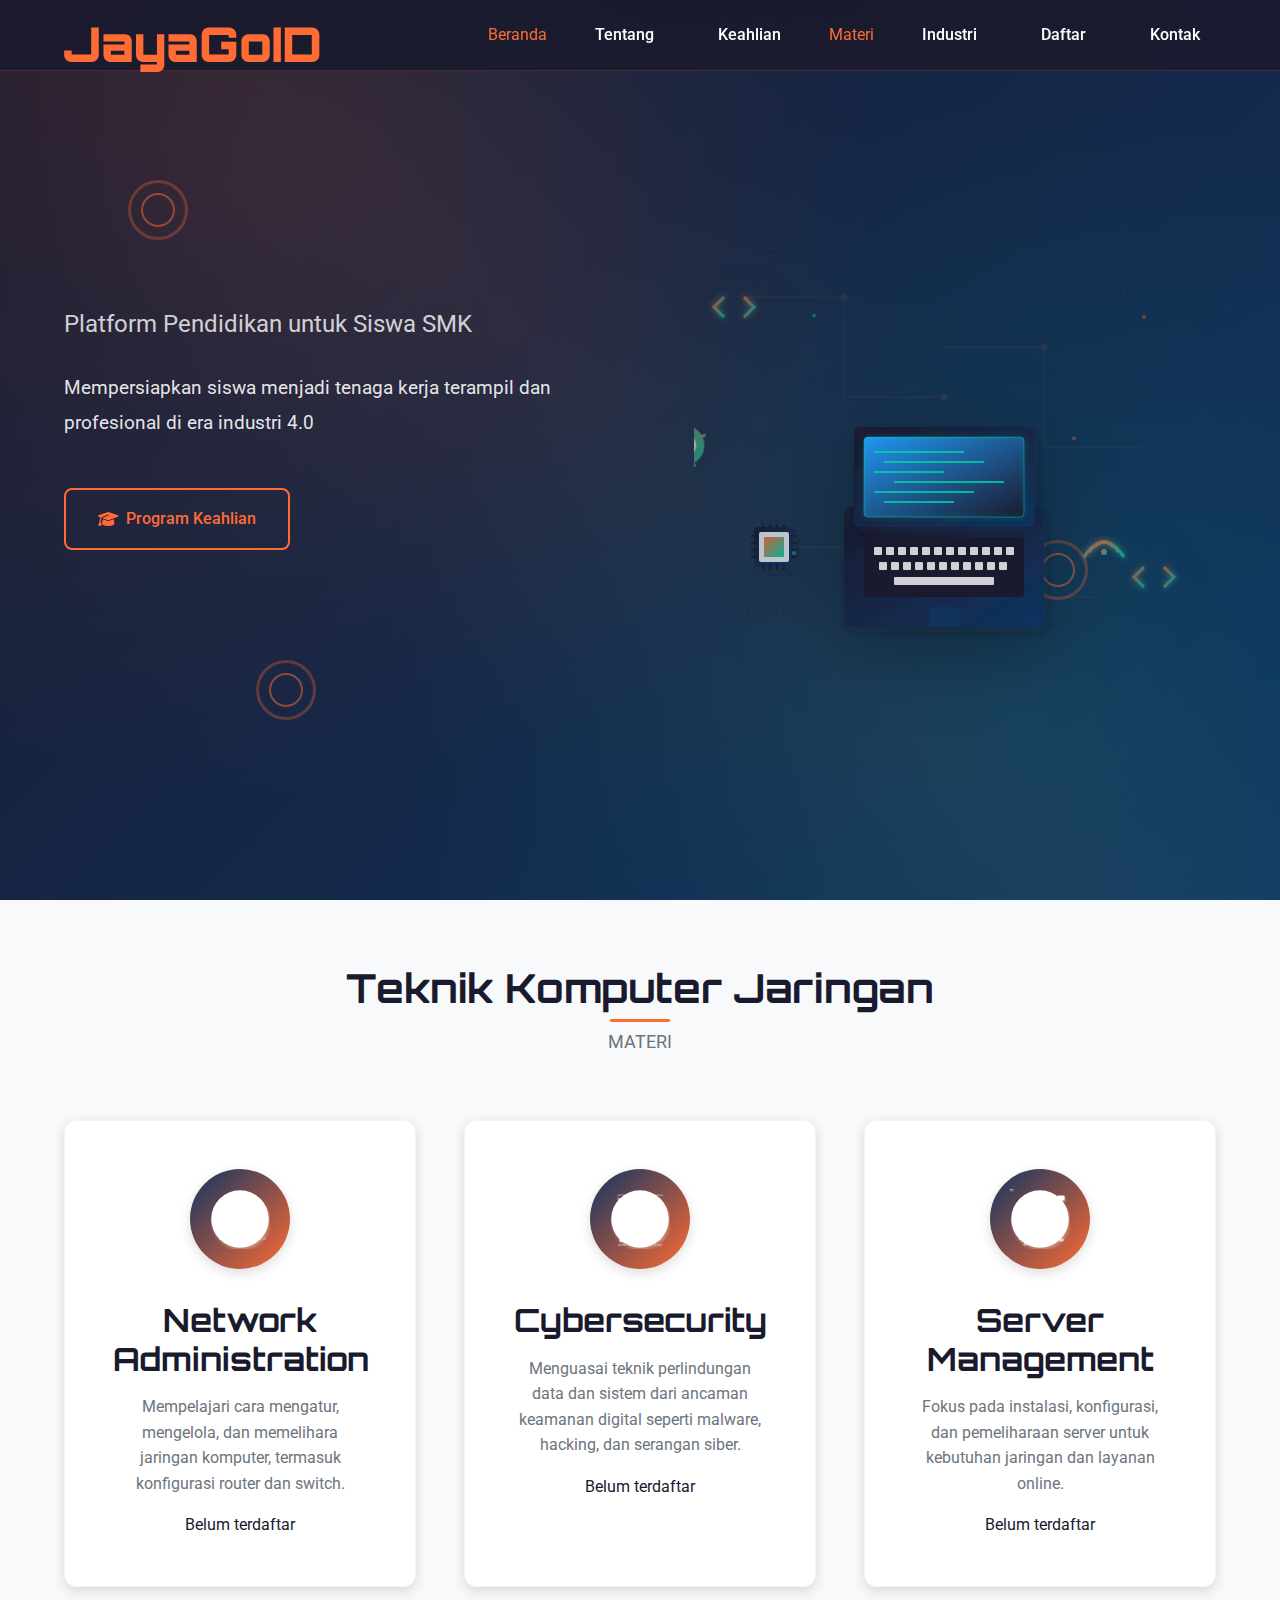
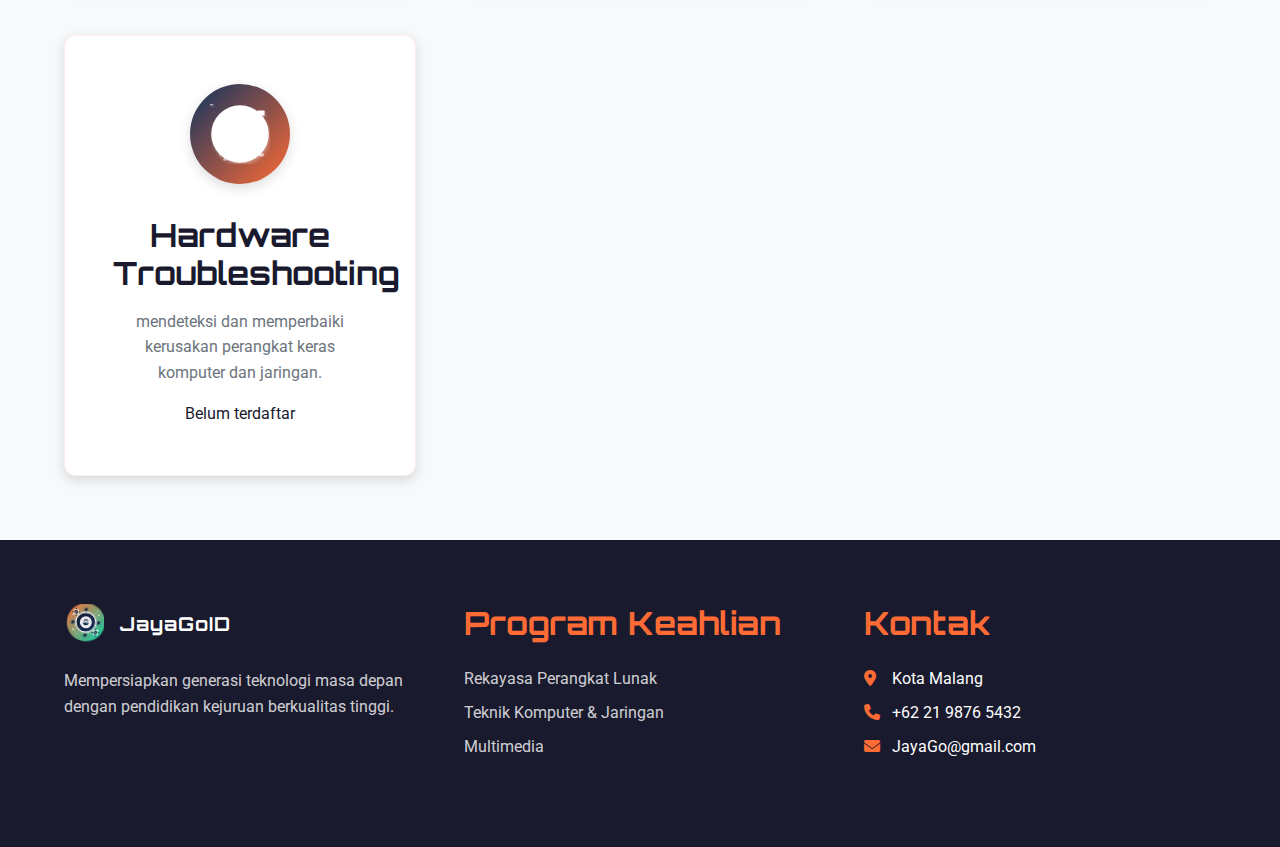
<file: tkj.html>
<!DOCTYPE html>
<html lang="id">
<head>
    <meta charset="UTF-8">
    <meta name="viewport" content="width=device-width, initial-scale=1.0">
    <title>JayaGoID</title>
    <meta name="description" content="SMK Teknologi Maju - Mempersiapkan tenaga kerja terampil dan profesional di bidang teknologi">
    <meta name="keywords" content="SMK, sekolah kejuruan, teknologi, teknik, vokasional">
    <meta name="author" content="SMK Teknologi Maju">
    
    <!-- Favicon -->
    <link rel="icon" type="image/svg+xml" href="assets/images/logo.svg">
    
    <!-- Google Fonts -->
    <link href="https://fonts.googleapis.com/css2?family=Roboto:wght@300;400;500;700&family=Orbitron:wght@400;700;900&display=swap" rel="stylesheet">
    
    <!-- Font Awesome -->
    <link rel="stylesheet" href="https://cdnjs.cloudflare.com/ajax/libs/font-awesome/6.4.0/css/all.min.css">
    
    <!-- CSS -->
    <link rel="stylesheet" href="assets/css/style.css">
</head>
<body>
    <!-- Navigation -->
    <nav class="navbar" id="navbar">
        <div class="nav-container">
            <div class="nav-logo">
            <a href="index.html" class="logo d-flex align-items-center me-auto me-lg-0">
        <!-- Uncomment the line below if you also wish to use an image logo -->
        <!-- <img src="assets/img/" alt=""> -->
        <h1 class="sitename">JayaGoID</h1>
      </a>
            </div>
            
            <ul class="nav-menu" id="nav-menu">
                <li class="nav-item">
                    <a href="index.html" class="stretched-link">Beranda</a>
                </li>
                <li class="nav-item">
                    <a href="#about" class="nav-link">Tentang</a>
                </li>
                <li class="nav-item">
                    <a href="#programs" class="nav-link">Keahlian</a>
                </li>
                <li class="nav-item">
                    <a href="materi.html" class="stretched-link">Materi</a>
                </li>
                <li class="nav-item">
                    <a href="#industry" class="nav-link">Industri</a>
                </li>
                <li class="nav-item">
                    <a href="#registration" class="nav-link">Daftar</a>
                </li>
                <li class="nav-item">
                    <a href="#contact" class="nav-link">Kontak</a>
                </li>
            </ul>
            
            <div class="hamburger" id="hamburger">
                <span class="bar"></span>
                <span class="bar"></span>
                <span class="bar"></span>
            </div>
        </div>
    </nav>

    <!-- Hero Section -->
    <section id="home" class="hero">
        <div class="hero-background">
            <div class="circuit-pattern"></div>
            <div class="floating-elements">
                <div class="floating-gear gear-1"></div>
                <div class="floating-gear gear-2"></div>
                <div class="floating-gear gear-3"></div>
            </div>
        </div>
        
        <div class="hero-container">
            <div class="hero-content">
                <h1 class="hero-title">
                    <span class="title-main">JayaGo ID</span>
                    <span class="title-sub">Platform Pendidikan untuk Siswa SMK</span>
                </h1>
                <p class="hero-description">
                    Mempersiapkan siswa menjadi tenaga kerja terampil dan profesional di era industri 4.0
                </p>
                <div class="hero-buttons">
                    <a href="#programs" class="btn btn-secondary">
                        <i class="fas fa-graduation-cap"></i>
                        Program Keahlian
                    </a>
                </div>
            </div>
            
            <div class="hero-visual">
                <img src="assets/images/hero-tech.svg" alt="Technology Illustration" class="hero-image">
            </div>
        </div>
    </section>

    
    
    <section id="facilities" class="facilities">
        <div class="container">
            <div class="section-header">
                <h2 class="section-title">Teknik Komputer Jaringan</h2>
                <p class="section-subtitle">MATERI</p>
            </div>
            
            <div class="facilities-grid">
                <div class="facility-card">
                    <div class="facility-icon">
                        <img src="assets/images/lab-komputer-icon.svg" alt="Lab Komputer">
                    </div>
                    <h3>Network Administration</h3>
                    <p>Mempelajari cara mengatur, mengelola, dan memelihara jaringan komputer, termasuk konfigurasi router dan switch.</p>
                    <span>Belum terdaftar</span>
                </div>
                
                <div class="facility-card">
                    <div class="facility-icon">
                        <img src="assets/images/lab-jaringan-icon.svg" alt="Lab Jaringan">
                    </div>
                    <h3>Cybersecurity</h3>
                    <p>Menguasai teknik perlindungan data dan sistem dari ancaman keamanan digital seperti malware, hacking, dan serangan siber.</p>
                    <span>Belum terdaftar</span>
                </div>
                
                <div class="facility-card">
                    <div class="facility-icon">
                        <img src="assets/images/studio-multimedia-icon.svg" alt="Studio Multimedia">
                    </div>
                    <h3>Server Management</h3>
                    <p>Fokus pada instalasi, konfigurasi, dan pemeliharaan server untuk kebutuhan jaringan dan layanan online.</p>
                    <span>Belum terdaftar</span>
                </div>
                                <div class="facility-card">
                    <div class="facility-icon">
                        <img src="assets/images/studio-multimedia-icon.svg" alt="Studio Multimedia">
                    </div>
                    <h3>Hardware Troubleshooting</h3>
                    <p>mendeteksi dan memperbaiki kerusakan perangkat keras komputer dan jaringan.</p>
                    <span>Belum terdaftar</span>
                </div>
                
                
            </div>
        </div>
    </section>

    <!-- Footer -->
    <footer class="footer">
        <div class="container">
            <div class="footer-content">
                <div class="footer-section">
                    <div class="footer-logo">
                        <img src="assets/images/logo.svg" alt="SMK Teknologi Maju">
                        <span>JayaGoID</span>
                    </div>
                    <p>Mempersiapkan generasi teknologi masa depan dengan pendidikan kejuruan berkualitas tinggi.</p>
                </div>
                
                <div class="footer-section">
                    <h3>Program Keahlian</h3>
                    <ul>
                        <li><a href="#">Rekayasa Perangkat Lunak</a></li>
                        <li><a href="#">Teknik Komputer & Jaringan</a></li>
                        <li><a href="#">Multimedia</a></li>
                    </ul>
                </div>
                
                <div class="footer-section">
                    
                
                <div class="footer-section">
                    <h3>Kontak</h3>
                    <ul>
                        <li><i class="fas fa-map-marker-alt"></i> Kota Malang</li>
                        <li><i class="fas fa-phone"></i> +62 21 9876 5432</li>
                        <li><i class="fas fa-envelope"></i> JayaGo@gmail.com</li>
                    </ul>
                </div>
            </div>
            
           
        </div>
    </footer>

    <!-- Back to Top Button -->
    <button class="back-to-top" id="backToTop">
        <i class="fas fa-chevron-up"></i>
    </button>

    <!-- JavaScript -->
    <script src="assets/js/main.js"></script>
</body>
</html>
</file>
<file: assets/css/style.css>
/* ===== CSS Variables ===== */
:root {
    /* Colors - Industrial Theme */
    --primary-color: #ff6b35;        /* Orange accent */
    --secondary-color: #1a1a2e;      /* Dark navy */
    --accent-color: #0f3460;         /* Deep blue */
    --success-color: #00d4aa;        /* Teal green */
    --warning-color: #ffa726;        /* Amber */
    --danger-color: #ef5350;         /* Red */
    
    /* Text Colors */
    --text-primary: #1a1a2e;         /* Dark navy */
    --text-secondary: #6c757d;       /* Gray */
    --text-light: #ffffff;           /* White */
    --text-muted: #8e8e93;           /* Light gray */
    
    /* Background Colors */
    --bg-primary: #ffffff;           /* White */
    --bg-secondary: #f8f9fa;         /* Light gray */
    --bg-dark: #1a1a2e;              /* Dark navy */
    --bg-gradient: linear-gradient(135deg, #1a1a2e 0%, #0f3460 100%);
    
    /* Shadows */
    --shadow-sm: 0 2px 4px rgba(26, 26, 46, 0.1);
    --shadow-md: 0 4px 12px rgba(26, 26, 46, 0.15);
    --shadow-lg: 0 8px 24px rgba(26, 26, 46, 0.2);
    --shadow-xl: 0 16px 48px rgba(26, 26, 46, 0.25);
    
    /* Typography */
    --font-primary: 'Roboto', sans-serif;
    --font-heading: 'Orbitron', monospace;
    
    /* Spacing */
    --spacing-xs: 0.5rem;
    --spacing-sm: 1rem;
    --spacing-md: 1.5rem;
    --spacing-lg: 2rem;
    --spacing-xl: 3rem;
    --spacing-xxl: 4rem;
    
    /* Border Radius */
    --radius-sm: 4px;
    --radius-md: 8px;
    --radius-lg: 12px;
    --radius-xl: 16px;
    
    /* Transitions */
    --transition-fast: 0.2s ease;
    --transition-normal: 0.3s ease;
    --transition-slow: 0.5s ease;
}

/* ===== Reset & Base Styles ===== */
* {
    margin: 0;
    padding: 0;
    box-sizing: border-box;
}

html {
    scroll-behavior: smooth;
    font-size: 16px;
}

body {
    font-family: var(--font-primary);
    line-height: 1.6;
    color: var(--text-primary);
    background-color: var(--bg-primary);
    overflow-x: hidden;
}

/* ===== Typography ===== */
h1, h2, h3, h4, h5, h6 {
    font-family: var(--font-heading);
    font-weight: 700;
    line-height: 1.2;
    margin-bottom: var(--spacing-sm);
}

h1 {
    font-size: 3rem;
    font-weight: 900;
}

h2 {
    font-size: 2.5rem;
}

h3 {
    font-size: 2rem;
}

h4 {
    font-size: 1.5rem;
}

p {
    margin-bottom: var(--spacing-sm);
    color: var(--text-secondary);
}

a {
    text-decoration: none;
    color: var(--primary-color);
    transition: var(--transition-fast);
}

a:hover {
    color: var(--accent-color);
}

ul {
    list-style: none;
}

img {
    max-width: 100%;
    height: auto;
    display: block;
}

/* ===== Utility Classes ===== */
.container {
    max-width: 1200px;
    margin: 0 auto;
    padding: 0 var(--spacing-md);
}

.section-header {
    text-align: center;
    margin-bottom: var(--spacing-xxl);
}

.section-title {
    color: var(--text-primary);
    margin-bottom: var(--spacing-sm);
    position: relative;
}

.section-title::after {
    content: '';
    position: absolute;
    bottom: -10px;
    left: 50%;
    transform: translateX(-50%);
    width: 60px;
    height: 3px;
    background: var(--primary-color);
    border-radius: var(--radius-sm);
}

.section-subtitle {
    font-size: 1.1rem;
    color: var(--text-secondary);
    max-width: 600px;
    margin: 0 auto;
}

/* ===== Buttons ===== */
.btn {
    display: inline-flex;
    align-items: center;
    gap: var(--spacing-xs);
    padding: var(--spacing-sm) var(--spacing-lg);
    border: none;
    border-radius: var(--radius-md);
    font-family: var(--font-primary);
    font-weight: 500;
    font-size: 1rem;
    text-decoration: none;
    cursor: pointer;
    transition: var(--transition-normal);
    position: relative;
    overflow: hidden;
}

.btn::before {
    content: '';
    position: absolute;
    top: 0;
    left: -100%;
    width: 100%;
    height: 100%;
    background: linear-gradient(90deg, transparent, rgba(255, 255, 255, 0.2), transparent);
    transition: var(--transition-normal);
}

.btn:hover::before {
    left: 100%;
}

.btn-primary {
    background: var(--primary-color);
    color: var(--text-light);
    box-shadow: var(--shadow-md);
}

.btn-primary:hover {
    background: #e55a2b;
    transform: translateY(-2px);
    box-shadow: var(--shadow-lg);
    color: var(--text-light);
}

.btn-secondary {
    background: transparent;
    color: var(--primary-color);
    border: 2px solid var(--primary-color);
}

.btn-secondary:hover {
    background: var(--primary-color);
    color: var(--text-light);
    transform: translateY(-2px);
}

.btn-submit {
    width: 100%;
    justify-content: center;
    padding: var(--spacing-md) var(--spacing-lg);
    font-size: 1.1rem;
}

/* ===== Navigation ===== */
.navbar {
    position: fixed;
    top: 0;
    left: 0;
    right: 0;
    background: rgba(26, 26, 46, 0.95);
    backdrop-filter: blur(10px);
    z-index: 1000;
    transition: var(--transition-normal);
    border-bottom: 1px solid rgba(255, 107, 53, 0.2);
}

.navbar.scrolled {
    background: rgba(26, 26, 46, 0.98);
    box-shadow: var(--shadow-md);
}

.nav-container {
    max-width: 1200px;
    margin: 0 auto;
    padding: 0 var(--spacing-md);
    display: flex;
    align-items: center;
    justify-content: space-between;
    height: 70px;
}

.nav-logo {
    display: flex;
    align-items: center;
    gap: var(--spacing-sm);
}

.logo {
    width: 40px;
    height: 40px;
}

.logo-text {
    font-family: var(--font-heading);
    font-weight: 700;
    font-size: 1.2rem;
    color: var(--text-light);
    letter-spacing: 1px;
}

.nav-menu {
    display: flex;
    align-items: center;
    gap: var(--spacing-lg);
}

.nav-link {
    color: var(--text-light);
    font-weight: 500;
    padding: var(--spacing-xs) var(--spacing-sm);
    border-radius: var(--radius-sm);
    transition: var(--transition-fast);
    position: relative;
}

.nav-link::after {
    content: '';
    position: absolute;
    bottom: -5px;
    left: 50%;
    transform: translateX(-50%);
    width: 0;
    height: 2px;
    background: var(--primary-color);
    transition: var(--transition-fast);
}

.nav-link:hover {
    color: var(--primary-color);
}

.nav-link:hover::after {
    width: 100%;
}

.hamburger {
    display: none;
    flex-direction: column;
    cursor: pointer;
    gap: 4px;
}

.bar {
    width: 25px;
    height: 3px;
    background: var(--text-light);
    border-radius: var(--radius-sm);
    transition: var(--transition-fast);
}

/* ===== Hero Section ===== */
.hero {
    min-height: 100vh;
    background: var(--bg-gradient);
    display: flex;
    align-items: center;
    position: relative;
    overflow: hidden;
}

.hero-background {
    position: absolute;
    top: 0;
    left: 0;
    right: 0;
    bottom: 0;
    z-index: 1;
}

.circuit-pattern {
    position: absolute;
    top: 0;
    left: 0;
    right: 0;
    bottom: 0;
    background-image: 
        radial-gradient(circle at 20% 20%, rgba(255, 107, 53, 0.1) 0%, transparent 50%),
        radial-gradient(circle at 80% 80%, rgba(0, 212, 170, 0.1) 0%, transparent 50%),
        linear-gradient(45deg, transparent 30%, rgba(255, 107, 53, 0.05) 50%, transparent 70%);
    animation: circuitMove 20s ease-in-out infinite;
}

@keyframes circuitMove {
    0%, 100% { transform: translateX(0) translateY(0); }
    25% { transform: translateX(10px) translateY(-10px); }
    50% { transform: translateX(-5px) translateY(10px); }
    75% { transform: translateX(5px) translateY(5px); }
}

.floating-elements {
    position: absolute;
    top: 0;
    left: 0;
    right: 0;
    bottom: 0;
}

.floating-gear {
    position: absolute;
    width: 60px;
    height: 60px;
    border: 3px solid rgba(255, 107, 53, 0.3);
    border-radius: 50%;
    animation: rotate 10s linear infinite;
}

.floating-gear::before {
    content: '';
    position: absolute;
    top: 50%;
    left: 50%;
    transform: translate(-50%, -50%);
    width: 30px;
    height: 30px;
    border: 2px solid rgba(255, 107, 53, 0.5);
    border-radius: 50%;
}

.gear-1 {
    top: 20%;
    left: 10%;
    animation-duration: 8s;
}

.gear-2 {
    top: 60%;
    right: 15%;
    animation-duration: 12s;
    animation-direction: reverse;
}

.gear-3 {
    bottom: 20%;
    left: 20%;
    animation-duration: 15s;
}

@keyframes rotate {
    from { transform: rotate(0deg); }
    to { transform: rotate(360deg); }
}

.hero-container {
    max-width: 1200px;
    margin: 0 auto;
    padding: 0 var(--spacing-md);
    display: grid;
    grid-template-columns: 1fr 1fr;
    gap: var(--spacing-xxl);
    align-items: center;
    position: relative;
    z-index: 2;
}

.hero-content {
    color: var(--text-light);
}

.hero-title {
    margin-bottom: var(--spacing-lg);
}

.title-main {
    display: block;
    font-size: 3.5rem;
    font-weight: 900;
    background: linear-gradient(135deg, var(--primary-color), var(--success-color));
    -webkit-background-clip: text;
    -webkit-text-fill-color: transparent;
    background-clip: text;
    margin-bottom: var(--spacing-xs);
}

.title-sub {
    display: block;
    font-size: 1.5rem;
    font-weight: 400;
    color: rgba(255, 255, 255, 0.8);
    font-family: var(--font-primary);
}

.hero-description {
    font-size: 1.2rem;
    color: rgba(255, 255, 255, 0.9);
    margin-bottom: var(--spacing-xl);
    line-height: 1.8;
}

.hero-buttons {
    display: flex;
    gap: var(--spacing-md);
    margin-bottom: var(--spacing-xl);
}

.hero-stats {
    display: flex;
    gap: var(--spacing-xl);
}

.stat-item {
    text-align: center;
}

.stat-number {
    display: block;
    font-size: 2.5rem;
    font-weight: 900;
    color: var(--primary-color);
    font-family: var(--font-heading);
}

.stat-label {
    font-size: 0.9rem;
    color: rgba(255, 255, 255, 0.7);
    text-transform: uppercase;
    letter-spacing: 1px;
}

.hero-visual {
    display: flex;
    justify-content: center;
    align-items: center;
}

.hero-image {
    max-width: 500px;
    width: 100%;
    filter: drop-shadow(0 20px 40px rgba(0, 0, 0, 0.3));
    animation: float 6s ease-in-out infinite;
}

@keyframes float {
    0%, 100% { transform: translateY(0px); }
    50% { transform: translateY(-20px); }
}

/* ===== About Section ===== */
.about {
    padding: var(--spacing-xxl) 0;
    background: var(--bg-secondary);
}

.about-content {
    display: grid;
    grid-template-columns: 1fr 1fr;
    gap: var(--spacing-xxl);
    align-items: center;
}

.about-text h3 {
    color: var(--primary-color);
    margin-bottom: var(--spacing-sm);
    margin-top: var(--spacing-lg);
}

.about-text h3:first-child {
    margin-top: 0;
}

.about-text ul {
    margin-bottom: var(--spacing-lg);
}

.about-text li {
    padding: var(--spacing-xs) 0;
    padding-left: var(--spacing-lg);
    position: relative;
}

.about-text li::before {
    content: '▶';
    position: absolute;
    left: 0;
    color: var(--primary-color);
    font-weight: bold;
}

.about-features {
    display: flex;
    gap: var(--spacing-lg);
    margin-top: var(--spacing-lg);
}

.feature-item {
    display: flex;
    align-items: center;
    gap: var(--spacing-xs);
    padding: var(--spacing-sm) var(--spacing-md);
    background: var(--bg-primary);
    border-radius: var(--radius-md);
    box-shadow: var(--shadow-sm);
    border-left: 4px solid var(--primary-color);
}

.feature-item i {
    color: var(--primary-color);
    font-size: 1.2rem;
}

.about-visual {
    display: flex;
    justify-content: center;
}

.about-image {
    max-width: 400px;
    width: 100%;
    filter: drop-shadow(var(--shadow-lg));
}

/* ===== Programs Section ===== */
.programs {
    padding: var(--spacing-xxl) 0;
    background: var(--bg-primary);
}

.programs-grid {
    display: grid;
    grid-template-columns: repeat(auto-fit, minmax(300px, 1fr));
    gap: var(--spacing-xl);
}

.program-card {
    background: var(--bg-primary);
    border-radius: var(--radius-lg);
    padding: var(--spacing-xl);
    box-shadow: var(--shadow-md);
    transition: var(--transition-normal);
    border: 1px solid rgba(255, 107, 53, 0.1);
    position: relative;
    overflow: hidden;
}

.program-card::before {
    content: '';
    position: absolute;
    top: 0;
    left: 0;
    right: 0;
    height: 4px;
    background: linear-gradient(90deg, var(--primary-color), var(--success-color));
}

.program-card:hover {
    transform: translateY(-10px);
    box-shadow: var(--shadow-xl);
}

.program-icon {
    width: 80px;
    height: 80px;
    margin: 0 auto var(--spacing-lg);
    display: flex;
    align-items: center;
    justify-content: center;
    background: linear-gradient(135deg, var(--primary-color), var(--success-color));
    border-radius: var(--radius-xl);
    box-shadow: var(--shadow-md);
}

.program-icon img {
    width: 50px;
    height: 50px;
    filter: brightness(0) invert(1);
}

.program-card h3 {
    text-align: center;
    color: var(--text-primary);
    margin-bottom: var(--spacing-md);
}

.program-card p {
    text-align: center;
    margin-bottom: var(--spacing-lg);
}

.program-skills {
    margin-bottom: var(--spacing-lg);
}

.program-skills li {
    padding: var(--spacing-xs) var(--spacing-sm);
    margin-bottom: var(--spacing-xs);
    background: var(--bg-secondary);
    border-radius: var(--radius-sm);
    font-size: 0.9rem;
    color: var(--text-secondary);
    position: relative;
    padding-left: var(--spacing-lg);
}

.program-skills li::before {
    content: '✓';
    position: absolute;
    left: var(--spacing-sm);
    color: var(--success-color);
    font-weight: bold;
}

.program-duration {
    display: flex;
    align-items: center;
    justify-content: center;
    gap: var(--spacing-xs);
    color: var(--primary-color);
    font-weight: 500;
}

/* ===== Facilities Section ===== */
.facilities {
    padding: var(--spacing-xxl) 0;
    background: var(--bg-secondary);
}

.facilities-grid {
    display: grid;
    grid-template-columns: repeat(auto-fit, minmax(280px, 1fr));
    gap: var(--spacing-xl);
}

.facility-card {
    background: var(--bg-primary);
    border-radius: var(--radius-lg);
    padding: var(--spacing-xl);
    text-align: center;
    box-shadow: var(--shadow-md);
    transition: var(--transition-normal);
    border: 1px solid rgba(255, 107, 53, 0.1);
}

.facility-card:hover {
    transform: translateY(-5px);
    box-shadow: var(--shadow-lg);
}

.facility-icon {
    width: 100px;
    height: 100px;
    margin: 0 auto var(--spacing-lg);
    display: flex;
    align-items: center;
    justify-content: center;
    background: linear-gradient(135deg, var(--accent-color), var(--primary-color));
    border-radius: 50%;
    box-shadow: var(--shadow-md);
}

.facility-icon img {
    width: 60px;
    height: 60px;
    filter: brightness(0) invert(1);
}

.facility-card h3 {
    color: var(--text-primary);
    margin-bottom: var(--spacing-sm);
}

/* ===== Industry Section ===== */
.industry {
    padding: var(--spacing-xxl) 0;
    background: var(--bg-primary);
}

.industry-content {
    display: grid;
    grid-template-columns: 1fr 1fr;
    gap: var(--spacing-xxl);
    align-items: center;
}

.industry-text h3 {
    color: var(--primary-color);
    margin-bottom: var(--spacing-lg);
}

.industry-text ul {
    list-style: none;
}

.industry-text li {
    padding: var(--spacing-md) 0;
    border-bottom: 1px solid rgba(255, 107, 53, 0.1);
}

.industry-text li:last-child {
    border-bottom: none;
}

.industry-text strong {
    color: var(--primary-color);
}

.partners-logos {
    display: grid;
    grid-template-columns: repeat(2, 1fr);
    gap: var(--spacing-lg);
}

.partner-logo {
    background: var(--bg-secondary);
    border-radius: var(--radius-md);
    padding: var(--spacing-lg);
    display: flex;
    align-items: center;
    justify-content: center;
    box-shadow: var(--shadow-sm);
    transition: var(--transition-normal);
}

.partner-logo:hover {
    transform: scale(1.05);
    box-shadow: var(--shadow-md);
}

.partner-logo img {
    max-width: 120px;
    height: 60px;
    object-fit: contain;
    filter: grayscale(100%) opacity(0.7);
    transition: var(--transition-normal);
}

.partner-logo:hover img {
    filter: grayscale(0%) opacity(1);
}

/* ===== Registration Section ===== */
.registration {
    padding: var(--spacing-xxl) 0;
    background: var(--bg-secondary);
}

.registration-content {
    display: grid;
    grid-template-columns: 1fr 1fr;
    gap: var(--spacing-xxl);
}

.registration-info h3 {
    color: var(--primary-color);
    margin-bottom: var(--spacing-md);
    margin-top: var(--spacing-lg);
}

.registration-info h3:first-child {
    margin-top: 0;
}

.registration-info ul {
    margin-bottom: var(--spacing-lg);
}

.registration-info li {
    padding: var(--spacing-xs) 0;
    padding-left: var(--spacing-lg);
    position: relative;
}

.registration-info li::before {
    content: '•';
    position: absolute;
    left: 0;
    color: var(--primary-color);
    font-weight: bold;
    font-size: 1.2rem;
}

.registration-schedule {
    background: var(--bg-primary);
    padding: var(--spacing-lg);
    border-radius: var(--radius-md);
    box-shadow: var(--shadow-sm);
}

.schedule-item {
    display: flex;
    justify-content: space-between;
    align-items: center;
    padding: var(--spacing-sm) 0;
    border-bottom: 1px solid rgba(255, 107, 53, 0.1);
}

.schedule-item:last-child {
    border-bottom: none;
}

.schedule-label {
    font-weight: 500;
    color: var(--text-primary);
}

.schedule-date {
    color: var(--primary-color);
    font-weight: 500;
}

/* ===== Form Styles ===== */
.registration-form {
    background: var(--bg-primary);
    padding: var(--spacing-xl);
    border-radius: var(--radius-lg);
    box-shadow: var(--shadow-lg);
    border: 1px solid rgba(255, 107, 53, 0.1);
}

.registration-form h3 {
    color: var(--text-primary);
    margin-bottom: var(--spacing-lg);
    text-align: center;
}

.form-row {
    display: grid;
    grid-template-columns: 1fr 1fr;
    gap: var(--spacing-md);
}

.form-group {
    margin-bottom: var(--spacing-lg);
}

.form-group label {
    display: block;
    margin-bottom: var(--spacing-xs);
    font-weight: 500;
    color: var(--text-primary);
}

.form-group input,
.form-group select,
.form-group textarea {
    width: 100%;
    padding: var(--spacing-sm) var(--spacing-md);
    border: 2px solid #e9ecef;
    border-radius: var(--radius-md);
    font-family: var(--font-primary);
    font-size: 1rem;
    transition: var(--transition-fast);
    background: var(--bg-primary);
}

.form-group input:focus,
.form-group select:focus,
.form-group textarea:focus {
    outline: none;
    border-color: var(--primary-color);
    box-shadow: 0 0 0 3px rgba(255, 107, 53, 0.1);
}

.form-group input.error,
.form-group select.error,
.form-group textarea.error {
    border-color: var(--danger-color);
}

.error-message {
    display: block;
    color: var(--danger-color);
    font-size: 0.875rem;
    margin-top: var(--spacing-xs);
    min-height: 1.2rem;
}

.file-info {
    font-size: 0.875rem;
    color: var(--text-muted);
    margin-top: var(--spacing-xs);
}

.checkbox-group {
    display: flex;
    align-items: flex-start;
    gap: var(--spacing-sm);
}

.checkbox-label {
    display: flex;
    align-items: flex-start;
    gap: var(--spacing-sm);
    cursor: pointer;
    line-height: 1.5;
}

.checkbox-label input[type="checkbox"] {
    width: auto;
    margin: 0;
}

.checkmark {
    width: 20px;
    height: 20px;
    border: 2px solid #e9ecef;
    border-radius: var(--radius-sm);
    position: relative;
    flex-shrink: 0;
    margin-top: 2px;
}

.checkbox-label input[type="checkbox"]:checked + .checkmark {
    background: var(--primary-color);
    border-color: var(--primary-color);
}

.checkbox-label input[type="checkbox"]:checked + .checkmark::after {
    content: '✓';
    position: absolute;
    top: 50%;
    left: 50%;
    transform: translate(-50%, -50%);
    color: white;
    font-size: 12px;
    font-weight: bold;
}

.checkbox-label input[type="checkbox"] {
    display: none;
}

.terms-link {
    color: var(--primary-color);
    text-decoration: underline;
}

.terms-link:hover {
    color: var(--accent-color);
}

/* ===== Contact Section ===== */
.contact {
    padding: var(--spacing-xxl) 0;
    background: var(--bg-primary);
}

.contact-content {
    display: grid;
    grid-template-columns: 1fr 1fr;
    gap: var(--spacing-xxl);
    margin-bottom: var(--spacing-xl);
}

.contact-item {
    display: flex;
    gap: var(--spacing-md);
    margin-bottom: var(--spacing-xl);
}

.contact-icon {
    width: 60px;
    height: 60px;
    background: linear-gradient(135deg, var(--primary-color), var(--success-color));
    border-radius: 50%;
    display: flex;
    align-items: center;
    justify-content: center;
    flex-shrink: 0;
    box-shadow: var(--shadow-md);
}

.contact-icon i {
    color: var(--text-light);
    font-size: 1.5rem;
}

.contact-details h3 {
    color: var(--text-primary);
    margin-bottom: var(--spacing-xs);
}

.contact-details p {
    color: var(--text-secondary);
    line-height: 1.6;
}

.contact-map {
    border-radius: var(--radius-lg);
    overflow: hidden;
    box-shadow: var(--shadow-md);
}

.social-media {
    text-align: center;
}

.social-media h3 {
    color: var(--text-primary);
    margin-bottom: var(--spacing-lg);
}

.social-links {
    display: flex;
    justify-content: center;
    gap: var(--spacing-md);
}

.social-link {
    width: 50px;
    height: 50px;
    background: var(--bg-secondary);
    border-radius: 50%;
    display: flex;
    align-items: center;
    justify-content: center;
    transition: var(--transition-normal);
    box-shadow: var(--shadow-sm);
}

.social-link:hover {
    background: var(--primary-color);
    transform: translateY(-3px);
    box-shadow: var(--shadow-md);
}

.social-link i {
    font-size: 1.2rem;
    color: var(--text-secondary);
    transition: var(--transition-fast);
}

.social-link:hover i {
    color: var(--text-light);
}

/* ===== Footer ===== */
.footer {
    background: var(--bg-dark);
    color: var(--text-light);
    padding: var(--spacing-xxl) 0 var(--spacing-lg);
}

.footer-content {
    display: grid;
    grid-template-columns: repeat(auto-fit, minmax(250px, 1fr));
    gap: var(--spacing-xl);
    margin-bottom: var(--spacing-xl);
}

.footer-section h3 {
    color: var(--primary-color);
    margin-bottom: var(--spacing-md);
}

.footer-logo {
    display: flex;
    align-items: center;
    gap: var(--spacing-sm);
    margin-bottom: var(--spacing-md);
}

.footer-logo img {
    width: 40px;
    height: 40px;
}

.footer-logo span {
    font-family: var(--font-heading);
    font-weight: 700;
    font-size: 1.2rem;
    letter-spacing: 1px;
}

.footer-section p {
    color: rgba(255, 255, 255, 0.8);
    line-height: 1.6;
}

.footer-section ul {
    list-style: none;
}

.footer-section li {
    margin-bottom: var(--spacing-xs);
}

.footer-section a {
    color: rgba(255, 255, 255, 0.8);
    transition: var(--transition-fast);
}

.footer-section a:hover {
    color: var(--primary-color);
}

.footer-section i {
    color: var(--primary-color);
    margin-right: var(--spacing-xs);
    width: 16px;
}

.footer-bottom {
    border-top: 1px solid rgba(255, 255, 255, 0.1);
    padding-top: var(--spacing-lg);
    display: flex;
    justify-content: space-between;
    align-items: center;
}

.footer-bottom p {
    color: rgba(255, 255, 255, 0.6);
    margin: 0;
}

.footer-links {
    display: flex;
    gap: var(--spacing-lg);
}

.footer-links a {
    color: rgba(255, 255, 255, 0.6);
    font-size: 0.9rem;
}

.footer-links a:hover {
    color: var(--primary-color);
}

/* ===== Back to Top Button ===== */
.back-to-top {
    position: fixed;
    bottom: 30px;
    right: 30px;
    width: 50px;
    height: 50px;
    background: var(--primary-color);
    color: var(--text-light);
    border: none;
    border-radius: 50%;
    cursor: pointer;
    display: flex;
    align-items: center;
    justify-content: center;
    font-size: 1.2rem;
    box-shadow: var(--shadow-lg);
    transition: var(--transition-normal);
    opacity: 0;
    visibility: hidden;
    z-index: 1000;
}

.back-to-top.visible {
    opacity: 1;
    visibility: visible;
}

.back-to-top:hover {
    background: var(--accent-color);
    transform: translateY(-3px);
    box-shadow: var(--shadow-xl);
}

/* ===== Animations ===== */
.fade-in {
    opacity: 0;
    transform: translateY(30px);
    transition: var(--transition-slow);
}

.fade-in.visible {
    opacity: 1;
    transform: translateY(0);
}

.slide-in-left {
    opacity: 0;
    transform: translateX(-50px);
    transition: var(--transition-slow);
}

.slide-in-left.visible {
    opacity: 1;
    transform: translateX(0);
}

.slide-in-right {
    opacity: 0;
    transform: translateX(50px);
    transition: var(--transition-slow);
}

.slide-in-right.visible {
    opacity: 1;
    transform: translateX(0);
}

.scale-in {
    opacity: 0;
    transform: scale(0.8);
    transition: var(--transition-slow);
}

.scale-in.visible {
    opacity: 1;
    transform: scale(1);
}

/* ===== Responsive Design ===== */
@media (max-width: 1024px) {
    .hero-container,
    .about-content,
    .industry-content,
    .registration-content,
    .contact-content {
        grid-template-columns: 1fr;
        gap: var(--spacing-xl);
    }
    
    .hero-visual {
        order: -1;
    }
    
    .title-main {
        font-size: 3rem;
    }
    
    .hero-stats {
        justify-content: center;
    }
}

@media (max-width: 768px) {
    .hamburger {
        display: flex;
    }
    
    .nav-menu {
        position: fixed;
        top: 70px;
        left: -100%;
        width: 100%;
        height: calc(100vh - 70px);
        background: rgba(26, 26, 46, 0.98);
        backdrop-filter: blur(10px);
        flex-direction: column;
        justify-content: flex-start;
        align-items: center;
        padding-top: var(--spacing-xl);
        transition: var(--transition-normal);
    }
    
    .nav-menu.active {
        left: 0;
    }
    
    .nav-item {
        margin: var(--spacing-sm) 0;
    }
    
    .hamburger.active .bar:nth-child(1) {
        transform: rotate(45deg) translate(5px, 5px);
    }
    
    .hamburger.active .bar:nth-child(2) {
        opacity: 0;
    }
    
    .hamburger.active .bar:nth-child(3) {
        transform: rotate(-45deg) translate(7px, -6px);
    }
    
    .title-main {
        font-size: 2.5rem;
    }
    
    .title-sub {
        font-size: 1.2rem;
    }
    
    .hero-buttons {
        flex-direction: column;
        align-items: center;
    }
    
    .hero-stats {
        flex-direction: column;
        gap: var(--spacing-md);
    }
    
    .form-row {
        grid-template-columns: 1fr;
    }
    
    .about-features {
        flex-direction: column;
    }
    
    .partners-logos {
        grid-template-columns: 1fr;
    }
    
    .footer-bottom {
        flex-direction: column;
        gap: var(--spacing-md);
        text-align: center;
    }
}

@media (max-width: 480px) {
    .container {
        padding: 0 var(--spacing-sm);
    }
    
    .title-main {
        font-size: 2rem;
    }
    
    .section-title {
        font-size: 2rem;
    }
    
    .programs-grid,
    .facilities-grid {
        grid-template-columns: 1fr;
    }
    
    .program-card,
    .facility-card {
        padding: var(--spacing-lg);
    }
    
    .registration-form {
        padding: var(--spacing-lg);
    }
    
    .back-to-top {
        bottom: 20px;
        right: 20px;
        width: 45px;
        height: 45px;
    }
}

/* ===== Print Styles ===== */
@media print {
    .navbar,
    .back-to-top,
    .floating-elements {
        display: none;
    }
    
    .hero {
        min-height: auto;
        padding: var(--spacing-lg) 0;
    }
    
    * {
        box-shadow: none !important;
    }
    
    .section-title::after {
        display: none;
    }
}

/* ===== Accessibility ===== */
@media (prefers-reduced-motion: reduce) {
    * {
        animation-duration: 0.01ms !important;
        animation-iteration-count: 1 !important;
        transition-duration: 0.01ms !important;
    }
    
    .floating-gear,
    .hero-image {
        animation: none;
    }
}

/* Focus styles for accessibility */
.btn:focus,
input:focus,
select:focus,
textarea:focus,
.nav-link:focus {
    outline: 2px solid var(--primary-color);
    outline-offset: 2px;
}

/* High contrast mode support */
@media (prefers-contrast: high) {
    :root {
        --shadow-sm: 0 2px 4px rgba(0, 0, 0, 0.3);
        --shadow-md: 0 4px 12px rgba(0, 0, 0, 0.4);
        --shadow-lg: 0 8px 24px rgba(0, 0, 0, 0.5);
        --shadow-xl: 0 16px 48px rgba(0, 0, 0, 0.6);
    }
}
</file>
